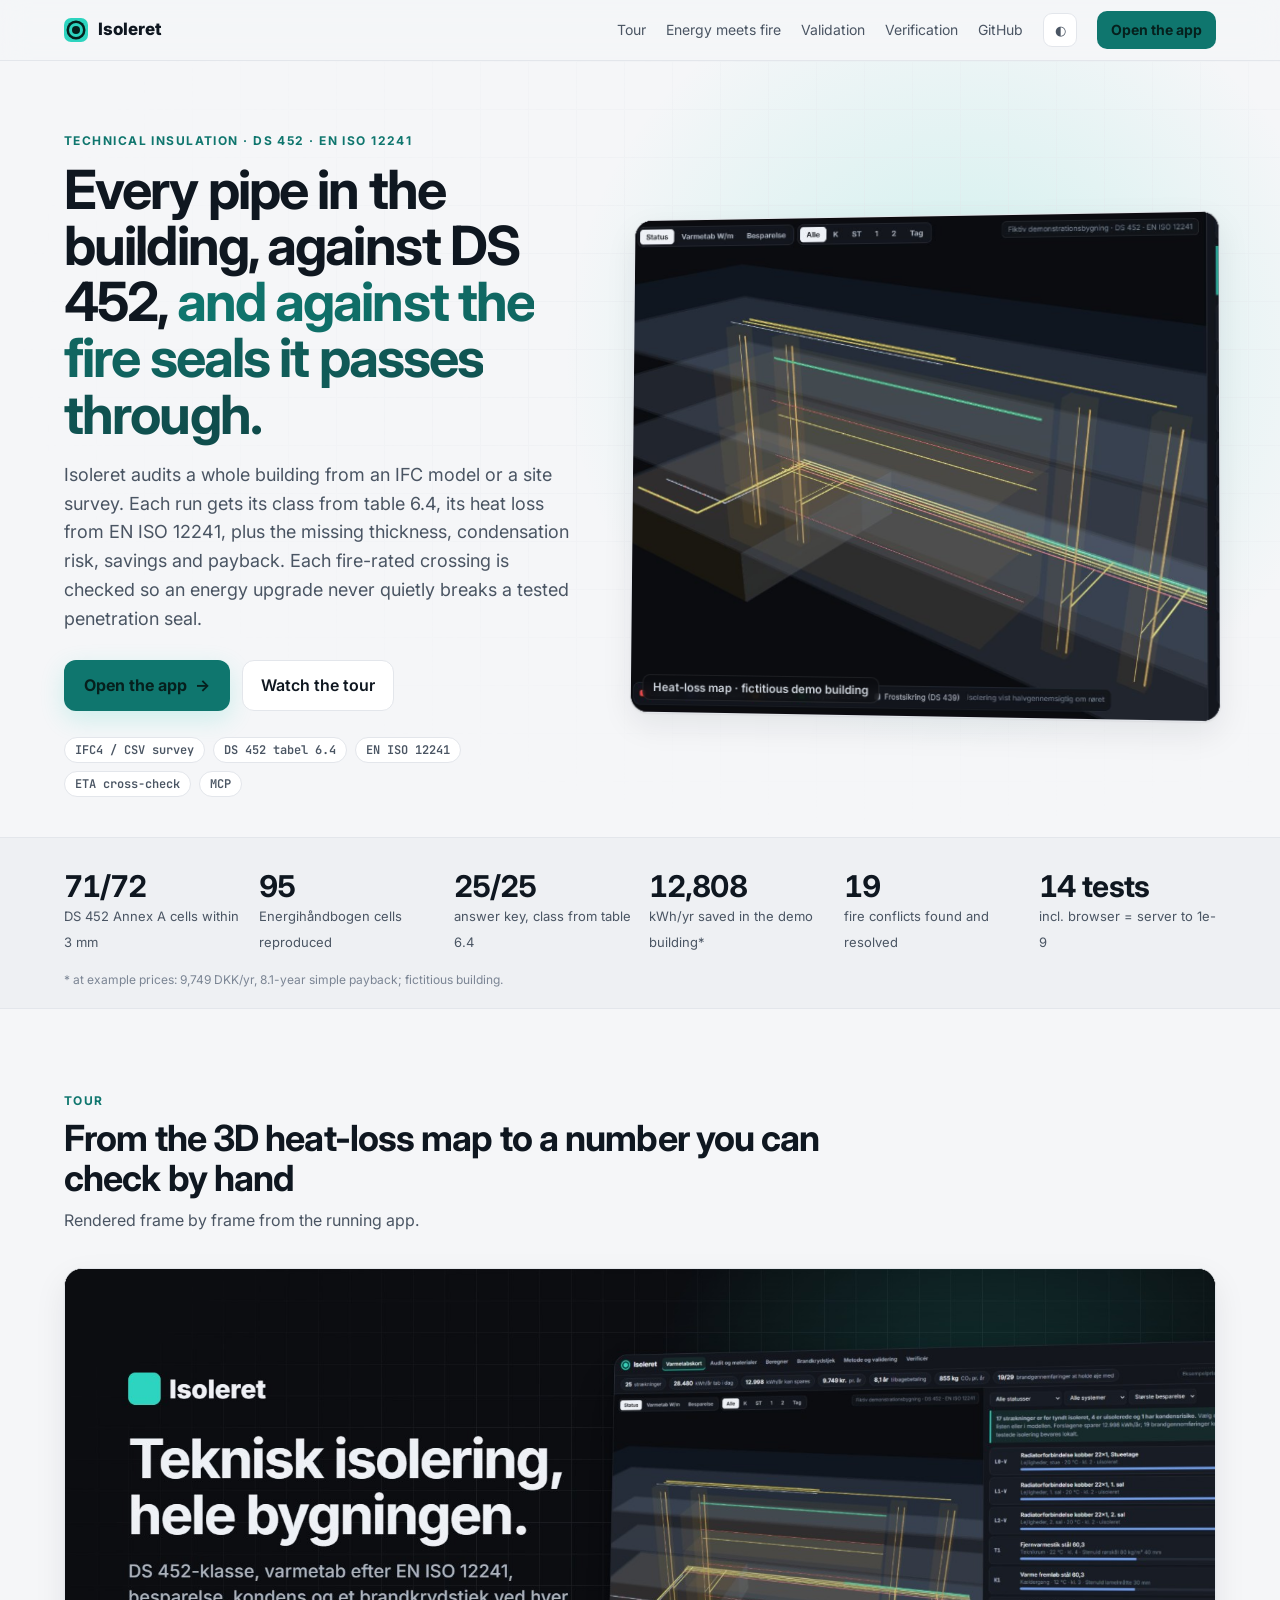
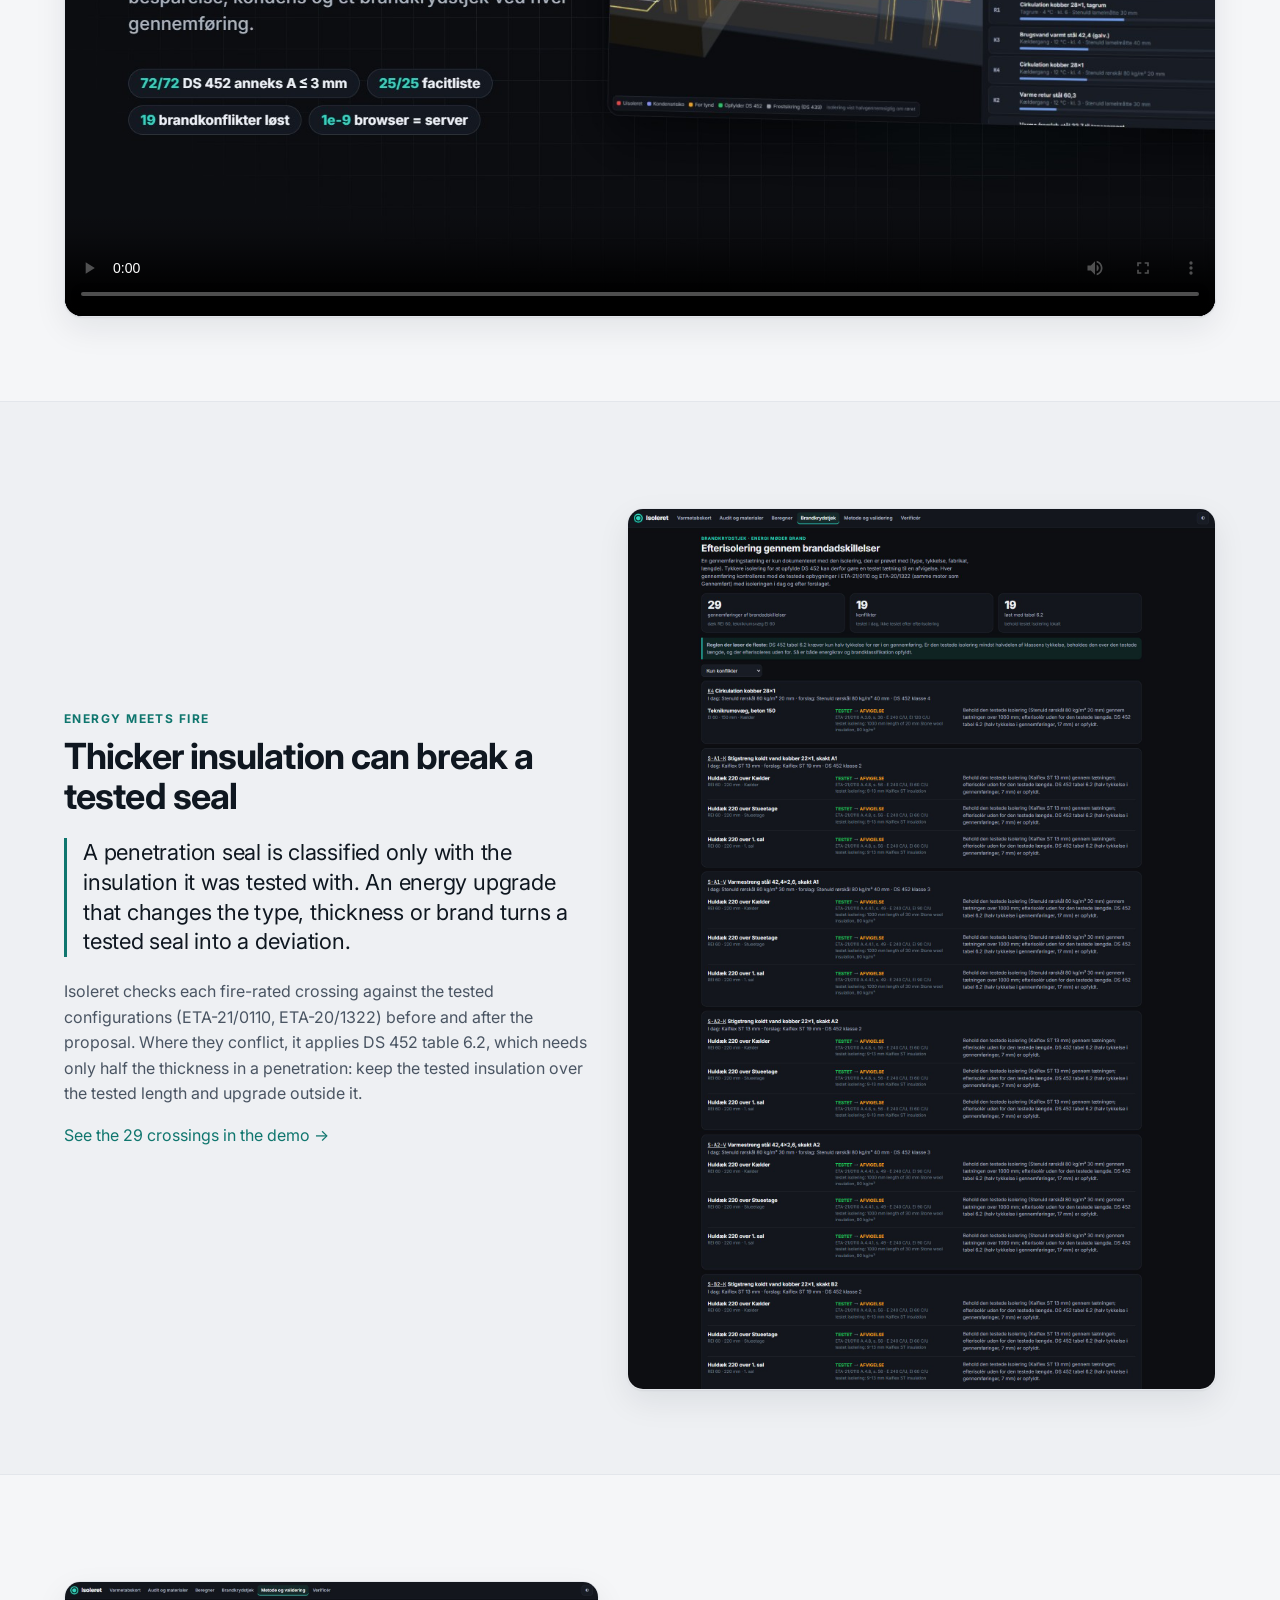
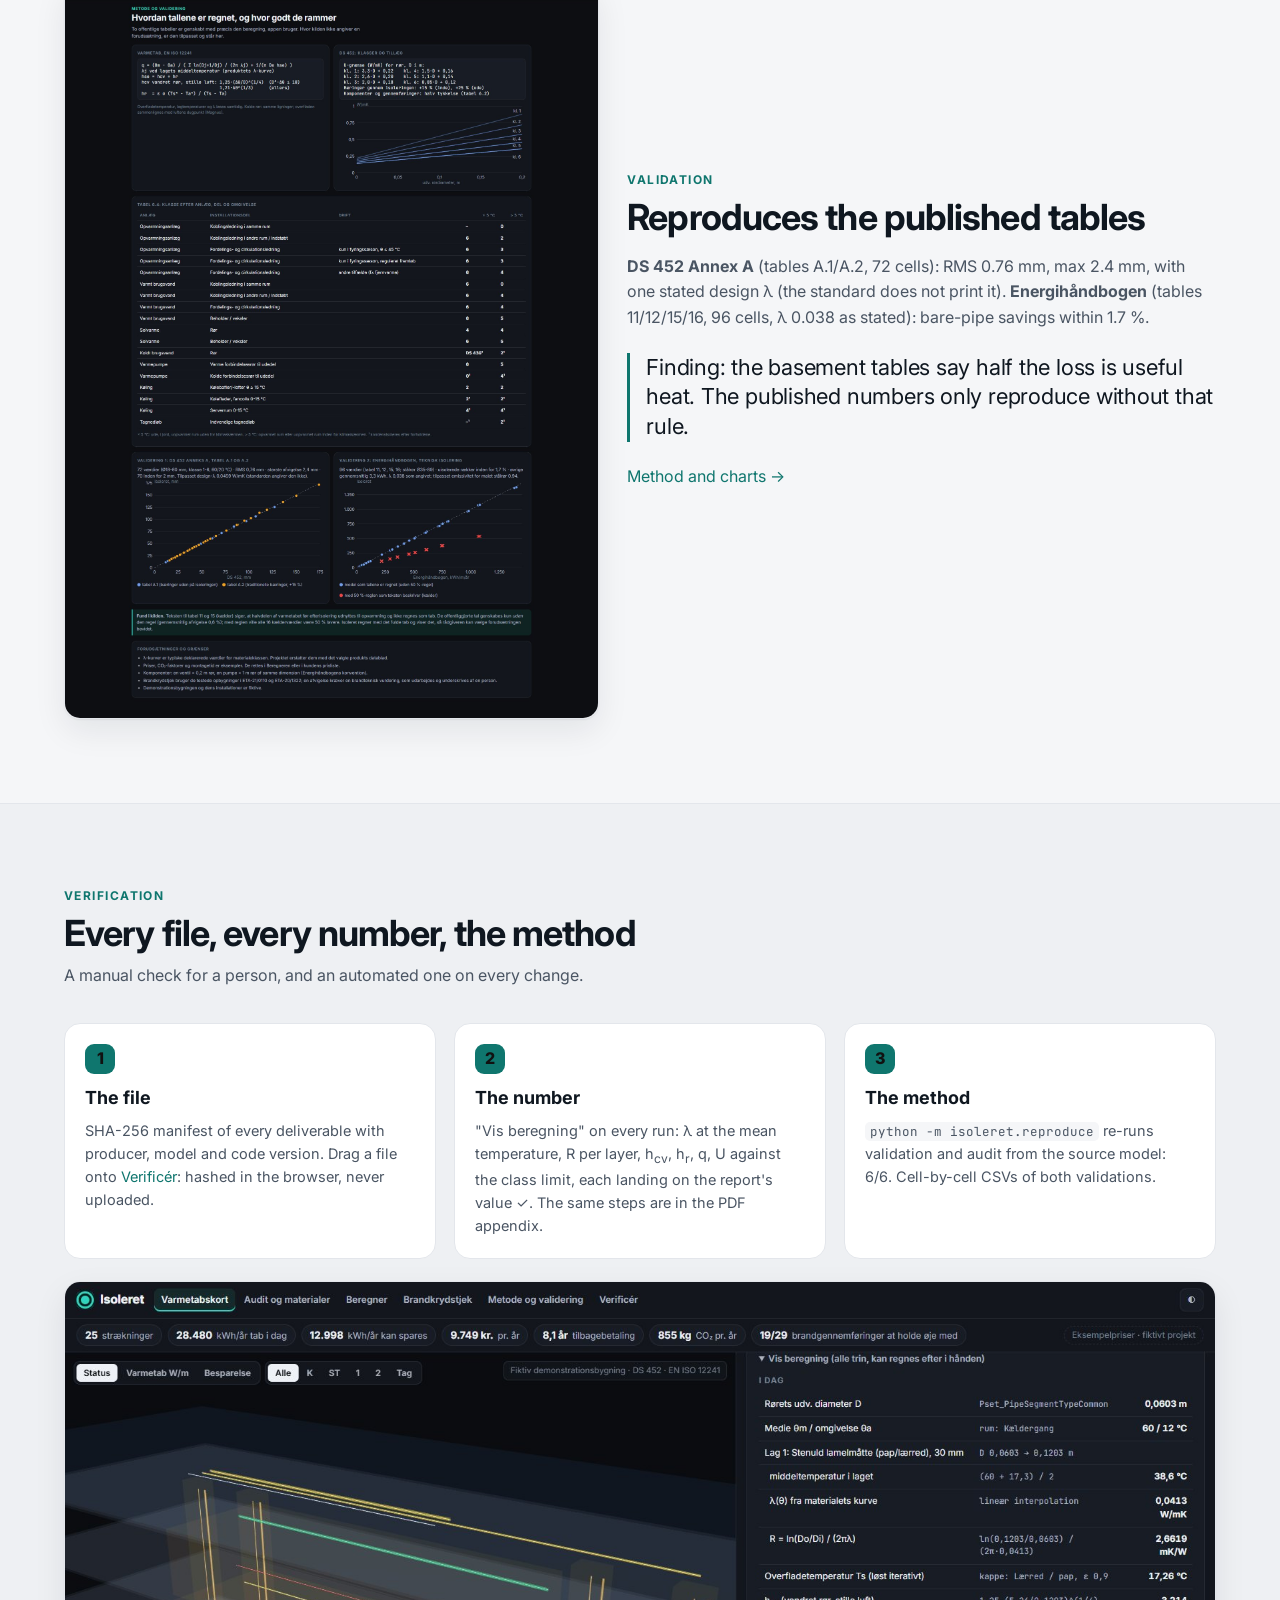
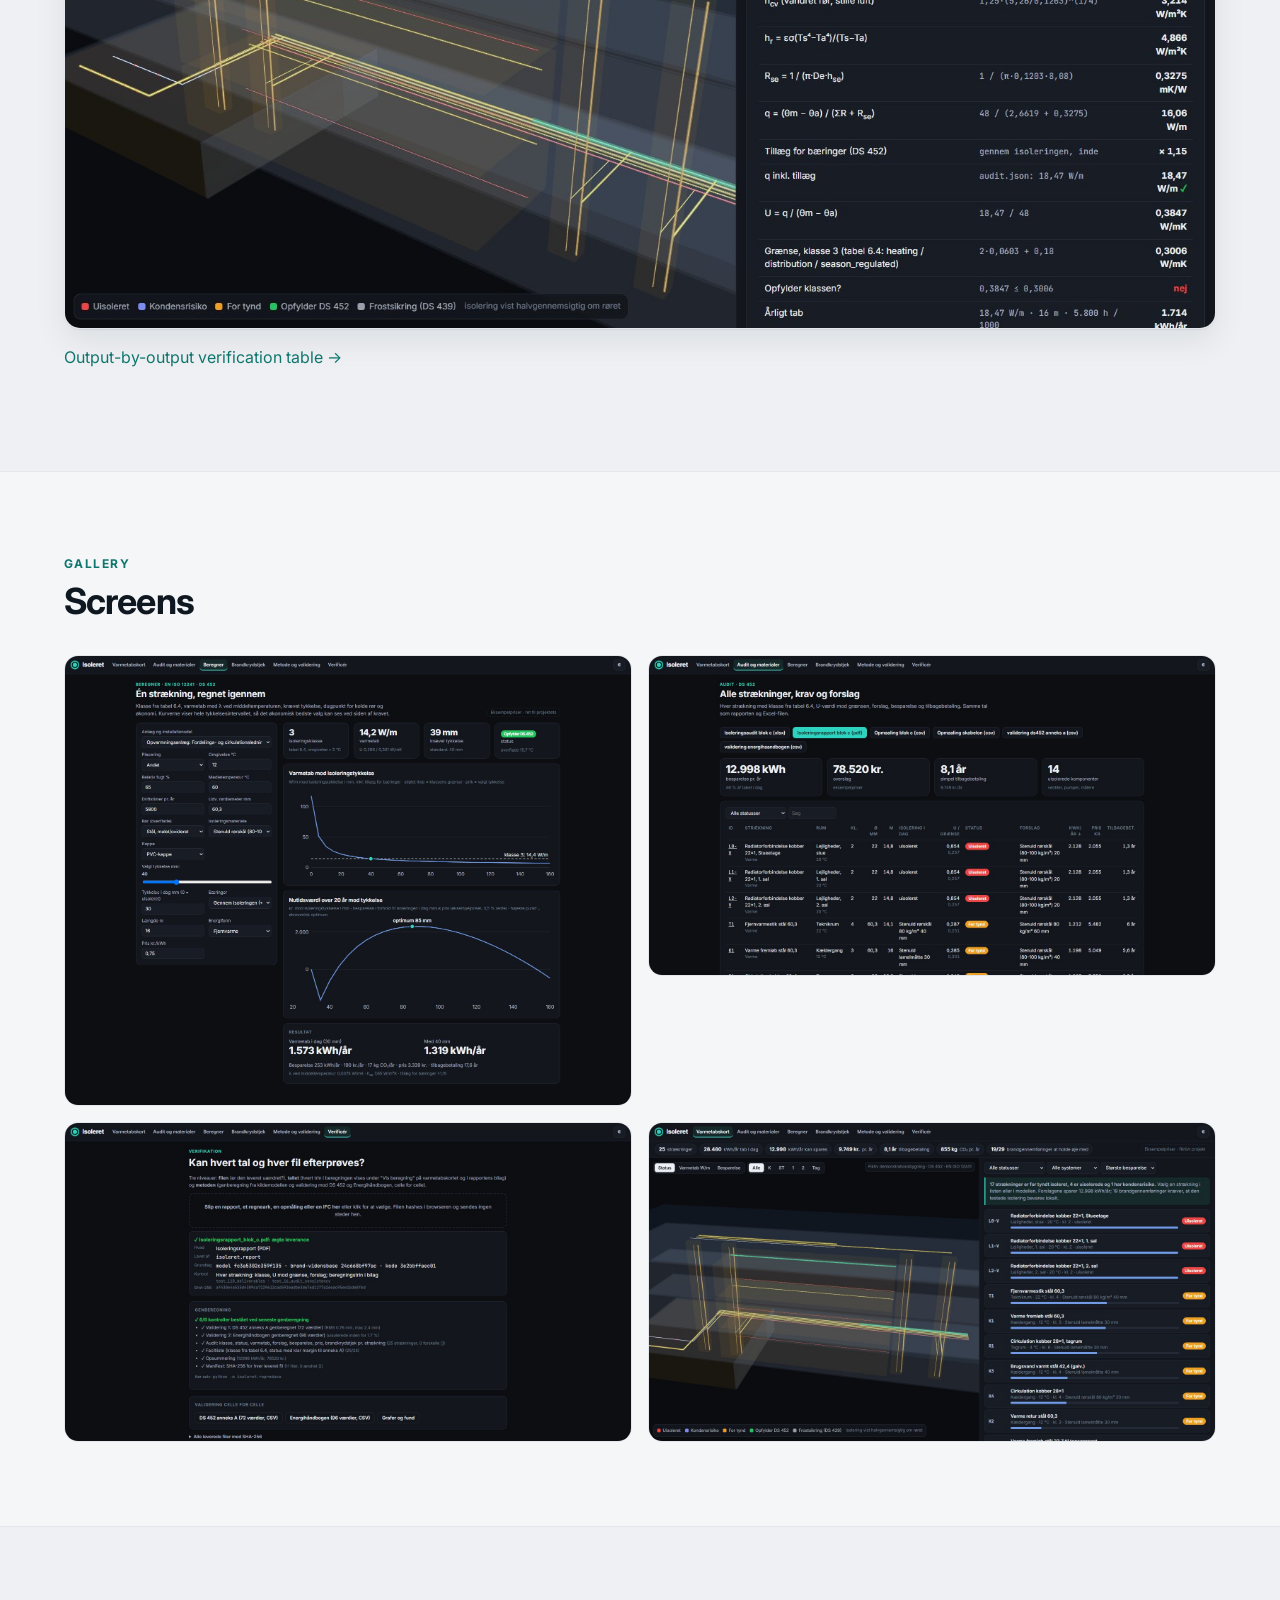
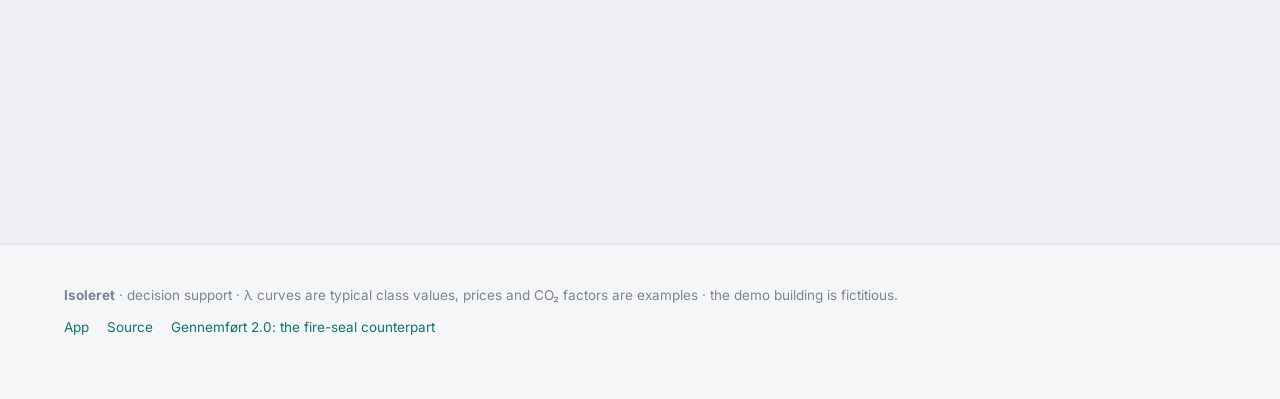
<file: docs/index.html>
<!doctype html>
<html lang="en">
<head>
<meta charset="utf-8">
<meta name="viewport" content="width=device-width, initial-scale=1">
<title>Isoleret</title>
<meta name="description" content="Technical-insulation audit for a whole building: DS 452 class from table 6.4, EN ISO 12241 heat loss, missing thickness, condensation, savings and payback, and a fire cross-check at every penetration.">
<meta property="og:title" content="Isoleret: technical insulation against DS 452, with a fire cross-check">
<meta property="og:description" content="Whole-building audit from IFC or a survey · validated against DS 452 Annex A and Energistyrelsen's tables · every number traceable">
<meta property="og:image" content="https://abdullah13793-commits.github.io/isoleret/media/og.jpg">
<meta name="twitter:card" content="summary_large_image">
<link rel="icon" href="data:image/svg+xml,%3Csvg xmlns='http://www.w3.org/2000/svg' viewBox='0 0 32 32'%3E%3Crect x='4' y='4' width='24' height='24' rx='5' fill='%232dd4bf'/%3E%3Ccircle cx='16' cy='16' r='7' fill='none' stroke='%2306201d' stroke-width='3'/%3E%3Ccircle cx='16' cy='16' r='2.5' fill='%2306201d'/%3E%3C/svg%3E">
<link rel="preconnect" href="https://fonts.googleapis.com"><link rel="preconnect" href="https://fonts.gstatic.com" crossorigin>
<link href="https://fonts.googleapis.com/css2?family=Inter:wght@400;500;600;700;800&family=JetBrains+Mono:wght@400;500;600&display=swap" rel="stylesheet">
<link rel="stylesheet" href="media/site.css">
<style>:root{--accent:#0f766e;--accent-2:#2dd4bf;--glow:rgba(45,212,191,.2)}
.find{display:grid;grid-template-columns:minmax(0,1fr) minmax(0,1.1fr);gap:28px;align-items:center}
.find .q{font-size:22px;line-height:1.35;letter-spacing:-.01em;border-left:3px solid var(--acc);padding-left:16px}
@media (max-width:980px){.find{grid-template-columns:1fr}}</style>
</head>
<body data-accent="teal">
<nav class="top"><div class="wrap">
  <a class="brand" href="#"><i class="logo teal"></i>Isoleret</a>
  <div class="links"><a href="#tour">Tour</a><a href="#why">Energy meets fire</a><a href="#validation">Validation</a><a href="#verify">Verification</a><a href="https://github.com/abdullah13793-commits/isoleret">GitHub</a></div>
  <button class="theme" id="theme" aria-label="Toggle light/dark">◐</button>
  <a class="cta sm" href="app/">Open the app</a>
</div></nav>

<header class="hero"><div class="wrap hero-grid">
  <div class="reveal">
    <div class="eyebrow">Technical insulation · DS 452 · EN ISO 12241</div>
    <h1>Every pipe in the building, against DS 452, <span class="hl">and against the fire seals it passes through.</span></h1>
    <p class="lead">Isoleret audits a whole building from an IFC model or a site survey. Each run gets its class from table 6.4, its heat
      loss from EN ISO 12241, plus the missing thickness, condensation risk, savings and payback. Each fire-rated crossing is checked so an energy
      upgrade never quietly breaks a tested penetration seal.</p>
    <div class="ctas"><a class="cta" href="app/">Open the app <span>→</span></a><a class="ghost" href="#tour">Watch the tour</a></div>
    <div class="badges"><span>IFC4 / CSV survey</span><span>DS 452 tabel 6.4</span><span>EN ISO 12241</span><span>ETA cross-check</span><span>MCP</span></div>
  </div>
  <div class="hero-media reveal d2"><div class="frame"><video src="media/loop.mp4" poster="media/loop_poster.jpg" autoplay muted loop playsinline preload="auto"></video>
    <div class="frame-tag">Heat-loss map · fictitious demo building</div></div></div>
</div></header>

<section class="stats"><div class="wrap grid6">
  <div class="stat reveal"><b data-count="72" data-suffix="/72">0</b><span>DS 452 Annex A cells within 3 mm</span></div>
  <div class="stat reveal d1"><b data-count="96">0</b><span>Energihåndbogen cells reproduced</span></div>
  <div class="stat reveal d2"><b data-count="25" data-suffix="/25">0</b><span>answer key, class from table 6.4</span></div>
  <div class="stat reveal d3"><b data-count="12998">0</b><span>kWh/yr saved in the demo building*</span></div>
  <div class="stat reveal d4"><b data-count="19">0</b><span>fire conflicts found and resolved</span></div>
  <div class="stat reveal d5"><b data-count="14" data-suffix=" tests">0</b><span>incl. browser = server to 1e-9</span></div>
</div><p class="wrap fine">* at example prices: 9,749 DKK/yr, 8.1-year simple payback; fictitious building.</p></section>

<section id="tour" class="sec"><div class="wrap">
  <div class="sh reveal"><div class="eyebrow">Tour</div><h2>From the 3D heat-loss map to a number you can check by hand</h2><p>Rendered frame by frame from the running app.</p></div>
  <div class="video reveal"><video src="media/tour.mp4" poster="media/cover.jpg" controls playsinline preload="metadata"></video></div>
</div></section>

<section id="why" class="sec alt"><div class="wrap find">
  <div class="reveal"><div class="eyebrow">Energy meets fire</div><h2>Thicker insulation can break a tested seal</h2>
    <p class="q">A penetration seal is classified only with the insulation it was tested with. An energy upgrade that changes the type, thickness or brand turns a tested seal into a deviation.</p>
    <p style="color:var(--ink2)">Isoleret checks each fire-rated crossing against the tested configurations (ETA-21/0110, ETA-20/1322) before and after the proposal. Where they conflict, it applies DS 452 table 6.2, which needs only half the thickness in a penetration: keep the tested insulation over the tested length and upgrade outside it.</p>
    <p><a href="app/brand.html">See the 29 crossings in the demo →</a></p></div>
  <div class="shot reveal d1"><img loading="lazy" src="media/shot_fire.jpg" alt="Fire cross-check"></div>
</div></section>

<section id="validation" class="sec"><div class="wrap find">
  <div class="shot reveal"><img loading="lazy" src="media/shot_method.jpg" alt="Validation charts"></div>
  <div class="reveal d1"><div class="eyebrow">Validation</div><h2>Reproduces the published tables</h2>
    <p style="color:var(--ink2)"><b>DS 452 Annex A</b> (tables A.1/A.2, 72 cells): RMS 0.76 mm, max 2.4 mm, with one stated design λ (the standard does not print it).
      <b>Energihåndbogen</b> (tables 11/12/15/16, 96 cells, λ 0.038 as stated): bare-pipe savings within 1.7 %.</p>
    <p class="q">Finding: the basement tables say half the loss is useful heat. The published numbers only reproduce without that rule.</p>
    <p><a href="app/metode.html">Method and charts →</a></p></div>
</div></section>

<section id="verify" class="sec alt"><div class="wrap">
  <div class="sh reveal"><div class="eyebrow">Verification</div><h2>Every file, every number, the method</h2><p>A manual check for a person, and an automated one on every change.</p></div>
  <div class="three">
    <div class="pillar reveal"><span class="n">1</span><b>The file</b><p>SHA-256 manifest of every deliverable with producer, model and code version. Drag a file onto <a href="app/verify.html">Verificér</a>: hashed in the browser, never uploaded.</p></div>
    <div class="pillar reveal d1"><span class="n">2</span><b>The number</b><p>"Vis beregning" on every run: λ at the mean temperature, R per layer, h<sub>cv</sub>, h<sub>r</sub>, q, U against the class limit, each landing on the report's value ✓. The same steps are in the PDF appendix.</p></div>
    <div class="pillar reveal d2"><span class="n">3</span><b>The method</b><p><code>python -m isoleret.reproduce</code> re-runs validation and audit from the source model: 6/6. Cell-by-cell CSVs of both validations.</p></div>
  </div>
  <div class="shot reveal"><img loading="lazy" src="media/shot_trace.jpg" alt="Calculation trace"></div>
  <p class="more reveal"><a href="https://github.com/abdullah13793-commits/isoleret/blob/main/docs/VERIFY.md">Output-by-output verification table →</a></p>
</div></section>

<section class="sec"><div class="wrap">
  <div class="sh reveal"><div class="eyebrow">Gallery</div><h2>Screens</h2></div>
  <div class="gallery">
    <img class="reveal" loading="lazy" src="media/shot_calc.jpg" alt="Calculator">
    <img class="reveal d1" loading="lazy" src="media/shot_audit.jpg" alt="Audit">
    <img class="reveal" loading="lazy" src="media/shot_verify.jpg" alt="Verify">
    <img class="reveal d1" loading="lazy" src="media/hero.jpg" alt="Heat-loss map">
  </div>
</div></section>

<section class="sec alt"><div class="wrap split2">
  <div class="reveal"><div class="eyebrow">MCP</div><h2>Ask it from an assistant</h2>
    <p>check_pipe, ds452_class, audit_overview, list_runs, get_run, fire_crosscheck, materials, run_audit. Same engine, same numbers.</p></div>
  <div class="code reveal d1"><button class="copy" data-copy="cfg">Copy</button><pre id="cfg">{"mcpServers": {"isoleret": {
  "command": "python",
  "args": ["&lt;repo&gt;/src/mcp_server.py"]}}}</pre></div>
</div></section>

<footer><div class="wrap">
  <div><b>Isoleret</b> · decision support · λ curves are typical class values, prices and CO₂ factors are examples · the demo building is fictitious.</div>
  <div class="fl"><a href="app/">App</a><a href="https://github.com/abdullah13793-commits/isoleret">Source</a><a href="https://abdullah13793-commits.github.io/gennemfoert/">Gennemført 2.0: the fire-seal counterpart</a></div>
</div></footer>
<div class="lightbox" id="lb"><img alt=""></div>
<script src="media/site.js"></script>
</body>
</html>
</file>
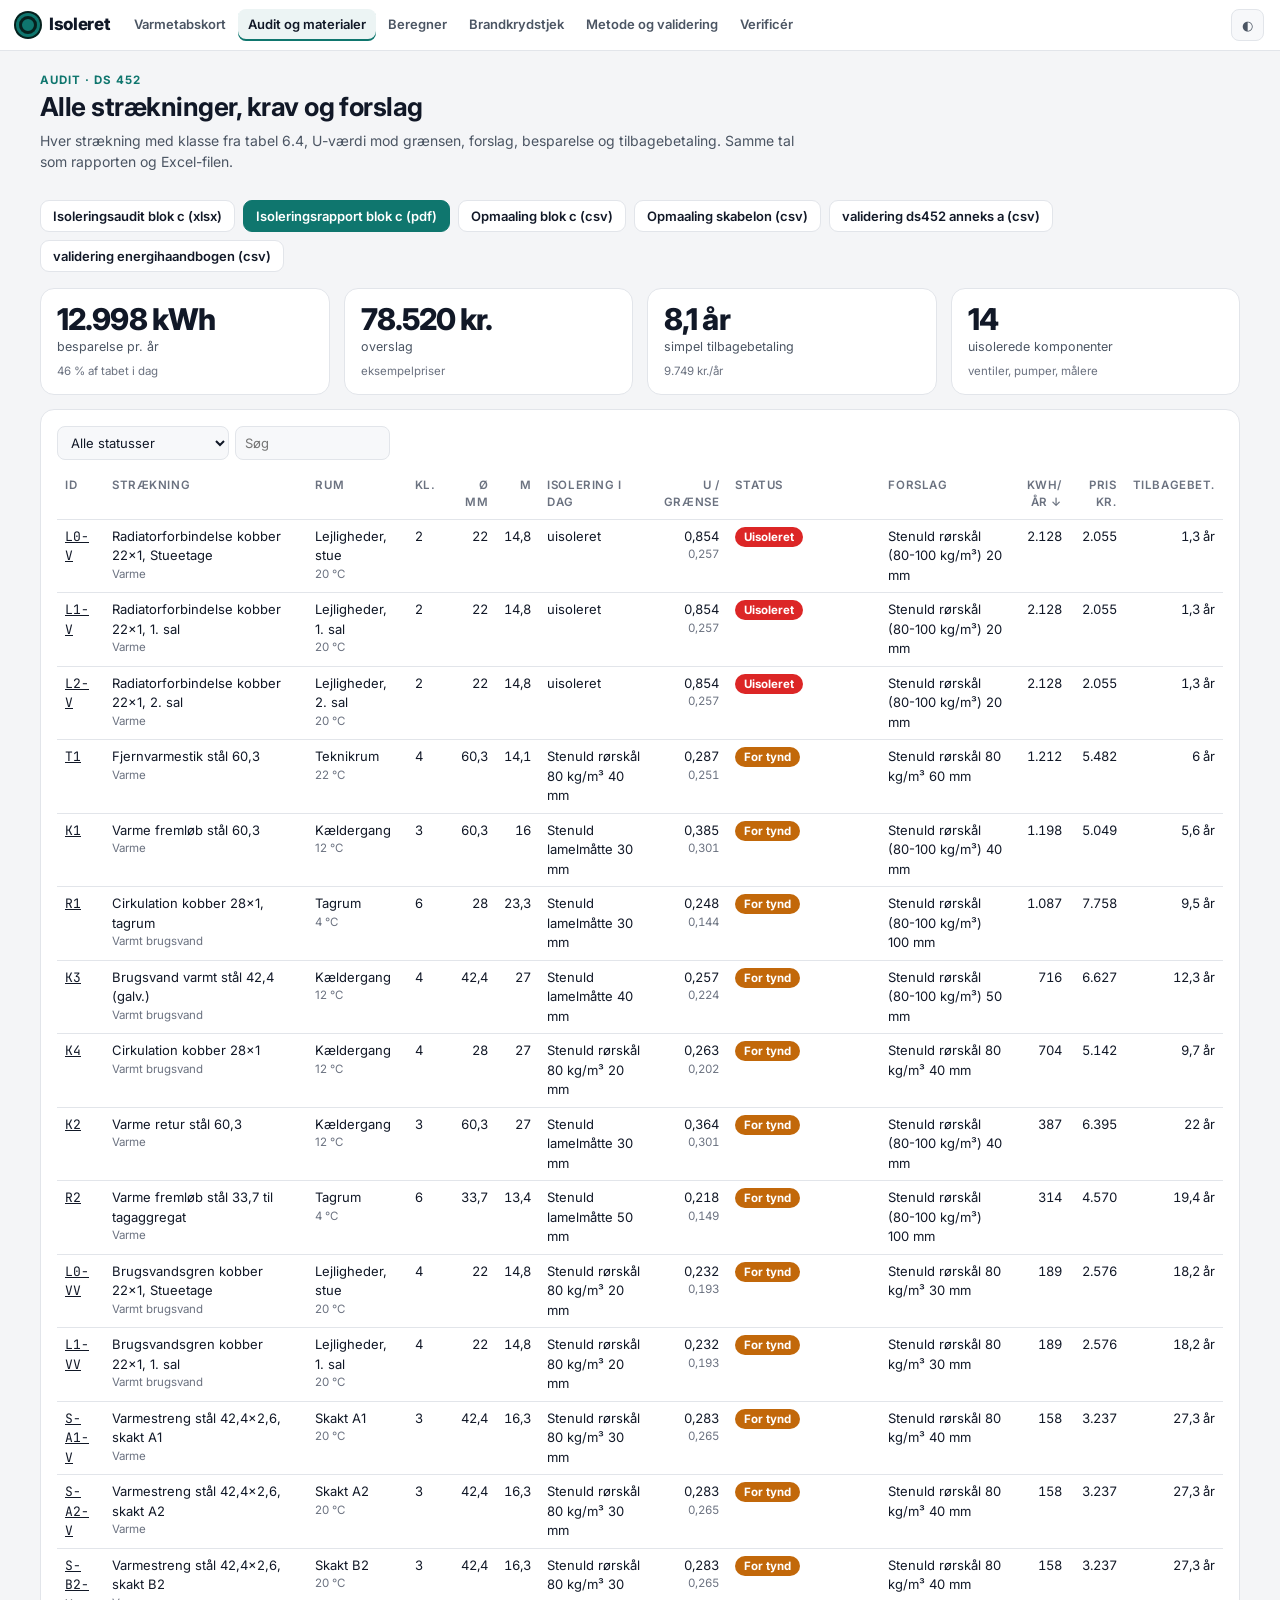
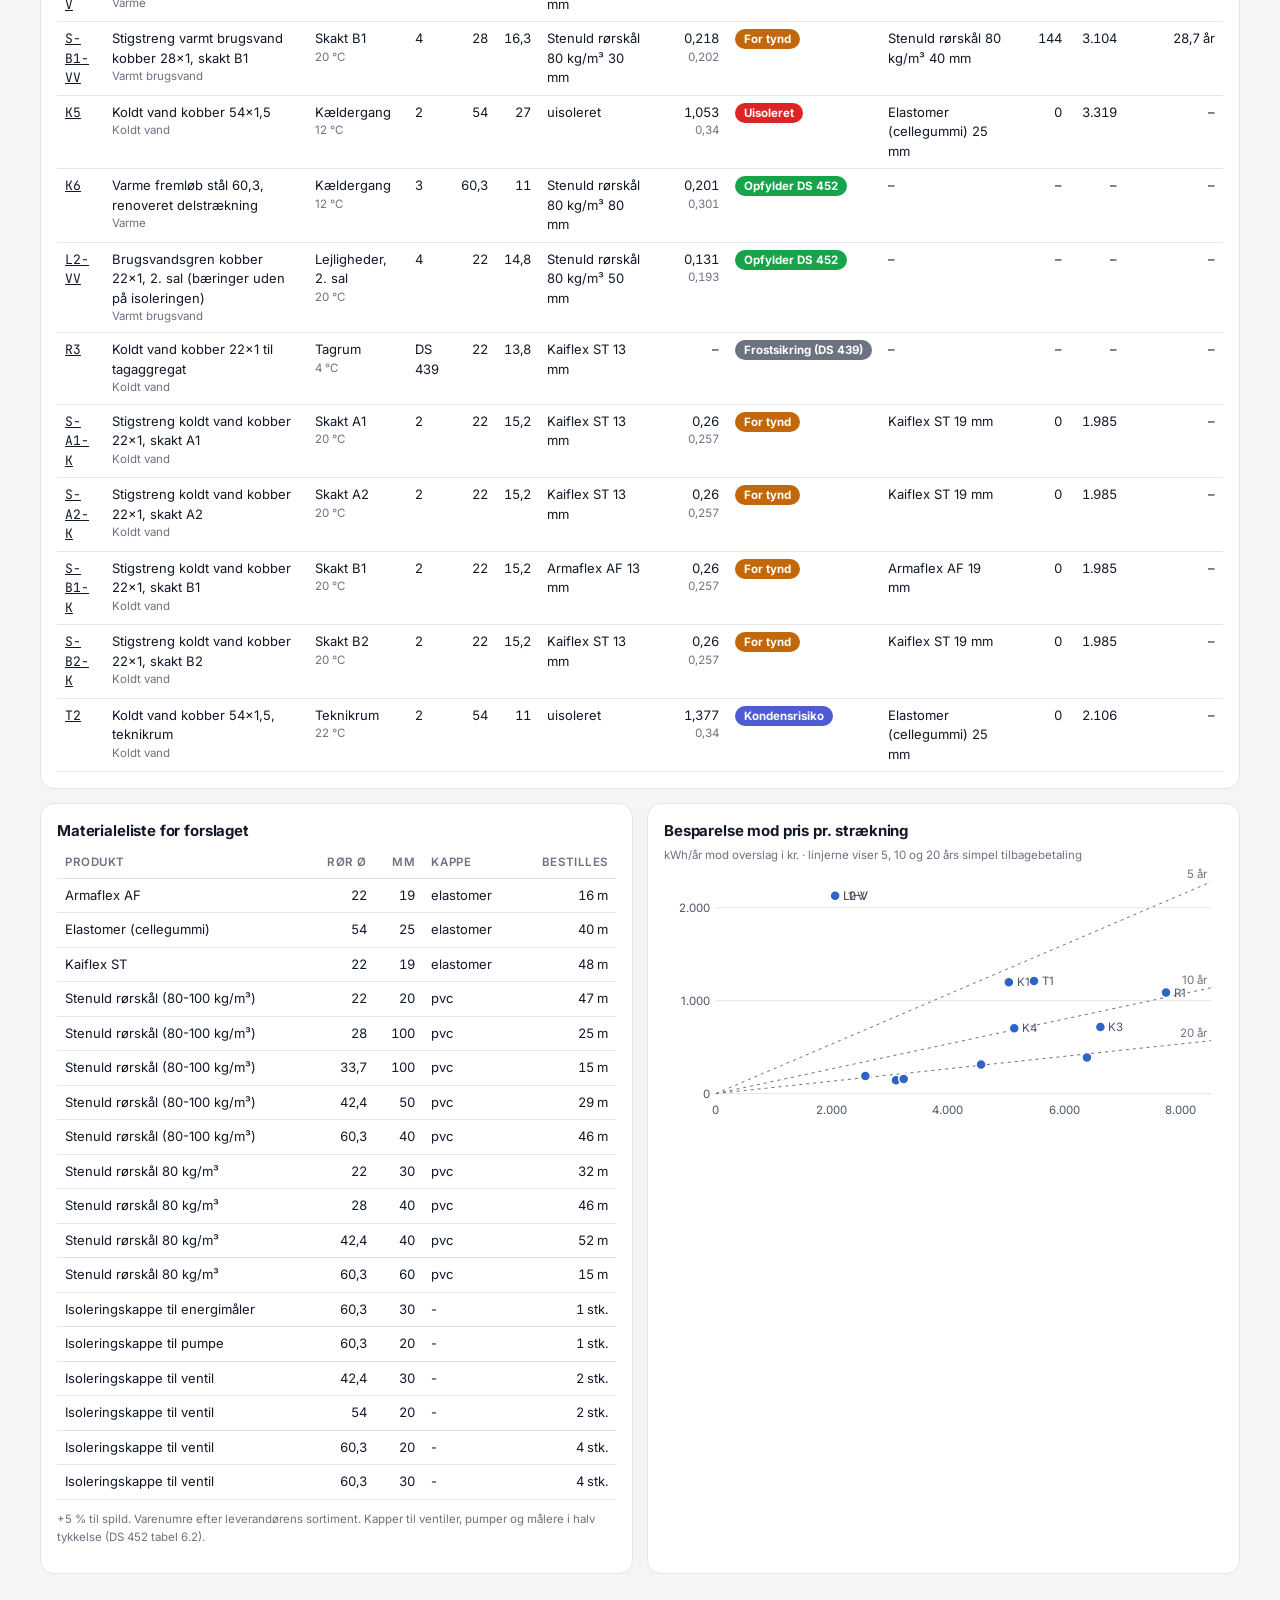
<file: docs/app/audit.html>
<!doctype html>
<html lang="da">
<head>
<meta charset="utf-8">
<meta name="viewport" content="width=device-width, initial-scale=1">
<title>Audit og materialer</title>
<link rel="icon" href="data:image/svg+xml,%3Csvg xmlns='http://www.w3.org/2000/svg' viewBox='0 0 32 32'%3E%3Crect x='4' y='4' width='24' height='24' rx='5' fill='%232dd4bf'/%3E%3Ccircle cx='16' cy='16' r='7' fill='none' stroke='%2306201d' stroke-width='3'/%3E%3Ccircle cx='16' cy='16' r='2.5' fill='%2306201d'/%3E%3C/svg%3E">
<link rel="preconnect" href="https://fonts.googleapis.com"><link rel="preconnect" href="https://fonts.gstatic.com" crossorigin>
<link href="https://fonts.googleapis.com/css2?family=Inter:wght@400;500;600;700;800&family=JetBrains+Mono:wght@400;500&display=swap" rel="stylesheet">
<link rel="stylesheet" href="assets/app.css">
<style>
table.t th[data-k]{cursor:pointer}
table.t th[data-k]:hover{color:var(--ink)}
tr.r:hover td{background:var(--panel2)}
</style>
</head>
<body>
<main class="wrap">
  <div class="pagehead"><div><div class="eyebrow">Audit · DS 452</div><h1>Alle strækninger, krav og forslag</h1>
    <p>Hver strækning med klasse fra tabel 6.4, U-værdi mod grænsen, forslag, besparelse og tilbagebetaling. Samme tal som rapporten og Excel-filen.</p></div>
    <div class="act" id="dl"></div></div>
  <div class="grid g4" id="kpis" style="margin-bottom:14px"></div>
  <div class="card"><div class="filters"><select id="fStatus"><option value="">Alle statusser</option></select><input id="fText" placeholder="Søg" size="12"></div>
    <div class="tablewrap"><table class="t" id="tbl"></table></div></div>
  <div class="grid g2" style="margin-top:14px">
    <div class="card"><h2 style="font-size:15px">Materialeliste for forslaget</h2><div class="tablewrap"><table class="t" id="bom"></table></div>
      <p class="note">+5 % til spild. Varenumre efter leverandørens sortiment. Kapper til ventiler, pumper og målere i halv tykkelse (DS 452 tabel 6.2).</p></div>
    <div class="card"><h2 style="font-size:15px">Besparelse mod pris pr. strækning</h2><div class="note">kWh/år mod overslag i kr. · linjerne viser 5, 10 og 20 års simpel tilbagebetaling</div><div id="sc"></div></div>
  </div>
</main>
<script src="engine.js"></script>
<script src="assets/common.js"></script>
<script>
(async () => {
const { $, $$, esc, num, badge, STATUS, ORDER, SYS, insText, tip } = IF;
const [A, DL] = await IF.load('audit', 'downloads');
const S = A.summary;
$('#dl').innerHTML = DL.filter(f => !f.endsWith('.ifc')).map(f => `<a class="btn ${f.endsWith('.pdf') ? 'pri' : ''}" href="downloads/${f}" ${f.endsWith('.pdf') ? 'target="_blank"' : ''}>${esc(f.replace(/_/g, ' ').replace(/\.(\w+)$/, ' ($1)'))}</a>`).join('');
$('#kpis').innerHTML = [[`${num(S.kwh_saved)} kWh`, 'besparelse pr. år', `${num(Math.round(100 * S.kwh_saved / S.kwh_now))} % af tabet i dag`], [`${num(S.cost_dkk)} kr.`, 'overslag', 'eksempelpriser'],
  [`${String(S.payback_years).replace('.', ',')} år`, 'simpel tilbagebetaling', `${num(S.dkk_per_year)} kr./år`], [`${S.components_uninsulated}`, 'uisolerede komponenter', 'ventiler, pumper, målere']]
  .map(([v, l, s]) => `<div class="kpi"><div class="v">${v}</div><div class="l">${l}</div><div class="s">${s}</div></div>`).join('');
const COLS = [['id', 'ID'], ['name', 'Strækning'], ['space', 'Rum'], ['class', 'Kl.'], ['od_mm', 'Ø mm', 1], ['length', 'm', 1], ['ins', 'Isolering i dag'], ['U', 'U / grænse', 1],
  ['status', 'Status'], ['prop', 'Forslag'], ['kwh', 'kWh/år', 1], ['cost', 'Pris kr.', 1], ['pb', 'Tilbagebet.', 1]];
let sort = ['kwh', -1], filt = {status: '', text: ''};
const val = (r, k) => ({ins: r.insulation ? r.insulation.thickness : 0, U: r.U_now, prop: r.proposal ? r.proposal.thickness_mm : 0, kwh: r.proposal ? r.proposal.kwh : 0,
  cost: r.proposal ? r.proposal.cost_dkk : 0, pb: r.proposal && r.proposal.payback_years ? r.proposal.payback_years : 999}[k] ?? r[k]);
$('#fStatus').innerHTML += ORDER.map(s => `<option value="${s}">${STATUS[s][0]}</option>`).join('');
$('#fStatus').onchange = e => { filt.status = e.target.value; table(); }; $('#fText').oninput = e => { filt.text = e.target.value.toLowerCase(); table(); };
function table() {
  const rows = A.runs.filter(r => (!filt.status || r.status === filt.status) && (!filt.text || (r.id + r.name + r.space).toLowerCase().includes(filt.text)))
    .sort((a, b) => { const x = val(a, sort[0]), y = val(b, sort[0]); return (typeof x === 'string' ? String(x).localeCompare(String(y)) : x - y) * sort[1]; });
  $('#tbl').innerHTML = `<tr>${COLS.map(([k, l, n]) => `<th data-k="${k}" class="${n ? 'num' : ''}">${l}${sort[0] === k ? (sort[1] > 0 ? ' ↑' : ' ↓') : ''}</th>`).join('')}</tr>` + rows.map(r => { const p = r.proposal;
    return `<tr class="r"><td class="mono"><a href="index.html#${r.id}">${r.id}</a></td><td>${esc(r.name)}<div class="note">${esc(SYS[r.system] || r.system)}</div></td><td>${esc(r.space)}<div class="note">${num(r.ambient)} °C</div></td>
    <td>${esc(r.class)}</td><td class="num">${num(r.od_mm, 1)}</td><td class="num">${num(r.length, 1)}</td><td>${esc(insText(r.insulation))}</td>
    <td class="num">${r.U_limit ? `${num(r.U_now, 3)}<div class="note">${num(r.U_limit, 3)}</div>` : '–'}</td><td>${badge(r.status)}</td>
    <td>${p ? `${esc(p.product)} ${p.thickness_mm} mm` : '–'}</td><td class="num">${p ? num(p.kwh) : '–'}</td><td class="num">${p ? num(p.cost_dkk) : '–'}</td>
    <td class="num">${p && p.payback_years ? num(p.payback_years, 1) + ' år' : '–'}</td></tr>`; }).join('');
  $$('#tbl th[data-k]').forEach(th => th.onclick = () => { sort = [th.dataset.k, sort[0] === th.dataset.k ? -sort[1] : (th.classList.contains('num') ? -1 : 1)]; table(); });
}
table();
$('#bom').innerHTML = '<tr><th>Produkt</th><th class="num">Rør Ø</th><th class="num">mm</th><th>Kappe</th><th class="num">Bestilles</th></tr>' + A.bom.map(b =>
  `<tr><td>${esc(b.product)}</td><td class="num">${num(b.pipe_od_mm, 1)}</td><td class="num">${b.thickness_mm}</td><td>${esc(b.cladding)}</td><td class="num">${b.order_m ? num(b.order_m) + ' m' : b.pieces + ' stk.'}</td></tr>`).join('');
// scatter: savings vs cost
const pts = A.runs.filter(r => r.proposal && r.proposal.kwh > 0).map(r => ({id: r.id, x: r.proposal.cost_dkk, y: r.proposal.kwh, dkk: r.proposal.dkk_per_year, pb: r.proposal.payback_years}));
const W = 560, H = 260, L = 52, B = 30, T = 12, R = 12, xm = Math.max(...pts.map(p => p.x)) * 1.1, ym = Math.max(...pts.map(p => p.y)) * 1.1;
const X = v => L + (W - L - R) * v / xm, Y = v => T + (H - T - B) * (1 - v / ym);
const price = A.runs.find(r => r.proposal && r.proposal.kwh) ? A.runs.find(r => r.proposal && r.proposal.kwh).proposal.dkk_per_year / A.runs.find(r => r.proposal && r.proposal.kwh).proposal.kwh : 0.75;
let s = `<svg class="chart" viewBox="0 0 ${W} ${H}">`;
[0, 1000, 2000, 3000].filter(v => v <= ym).forEach(v => s += `<line class="ax" x1="${L}" x2="${W - R}" y1="${Y(v)}" y2="${Y(v)}"/><text x="${L - 6}" y="${Y(v) + 4}" text-anchor="end">${num(v)}</text>`);
[0, 2000, 4000, 6000, 8000].filter(v => v <= xm).forEach(v => s += `<text x="${X(v)}" y="${H - 10}" text-anchor="middle">${num(v)}</text>`);
[5, 10, 20].forEach(yr => { const x2 = Math.min(xm, ym * price * yr); s += `<line x1="${X(0)}" y1="${Y(0)}" x2="${X(x2)}" y2="${Y(x2 / price / yr)}" stroke="var(--ink3)" stroke-dasharray="3 4"/><text x="${X(x2) - 4}" y="${Y(x2 / price / yr) - 4}" text-anchor="end" style="fill:var(--ink3)">${yr} år</text>`; });
pts.forEach(p => s += `<circle cx="${X(p.x)}" cy="${Y(p.y)}" r="5" fill="var(--bar)" stroke="var(--panel)" stroke-width="1.5" data-t="<b>${p.id}</b>: ${num(p.y)} kWh/år, ${num(p.x)} kr., ${p.pb ? num(p.pb, 1) + ' år' : '–'}"/><circle cx="${X(p.x)}" cy="${Y(p.y)}" r="11" fill="transparent" data-t="<b>${p.id}</b>: ${num(p.y)} kWh/år, ${num(p.x)} kr., ${p.pb ? num(p.pb, 1) + ' år' : '–'}"/>`);
pts.filter(p => p.y > ym * 0.25).forEach(p => s += `<text x="${X(p.x) + 8}" y="${Y(p.y) + 4}" style="fill:var(--ink2)">${p.id}</text>`);
$('#sc').innerHTML = s + `<text x="${W - R}" y="${H - 10}" text-anchor="end"> </text></svg>`;
$$('#sc [data-t]').forEach(c => { c.onmousemove = e => tip(c.dataset.t, e); c.onmouseleave = () => tip(null); });
})();
</script>
</body>
</html>
</file>
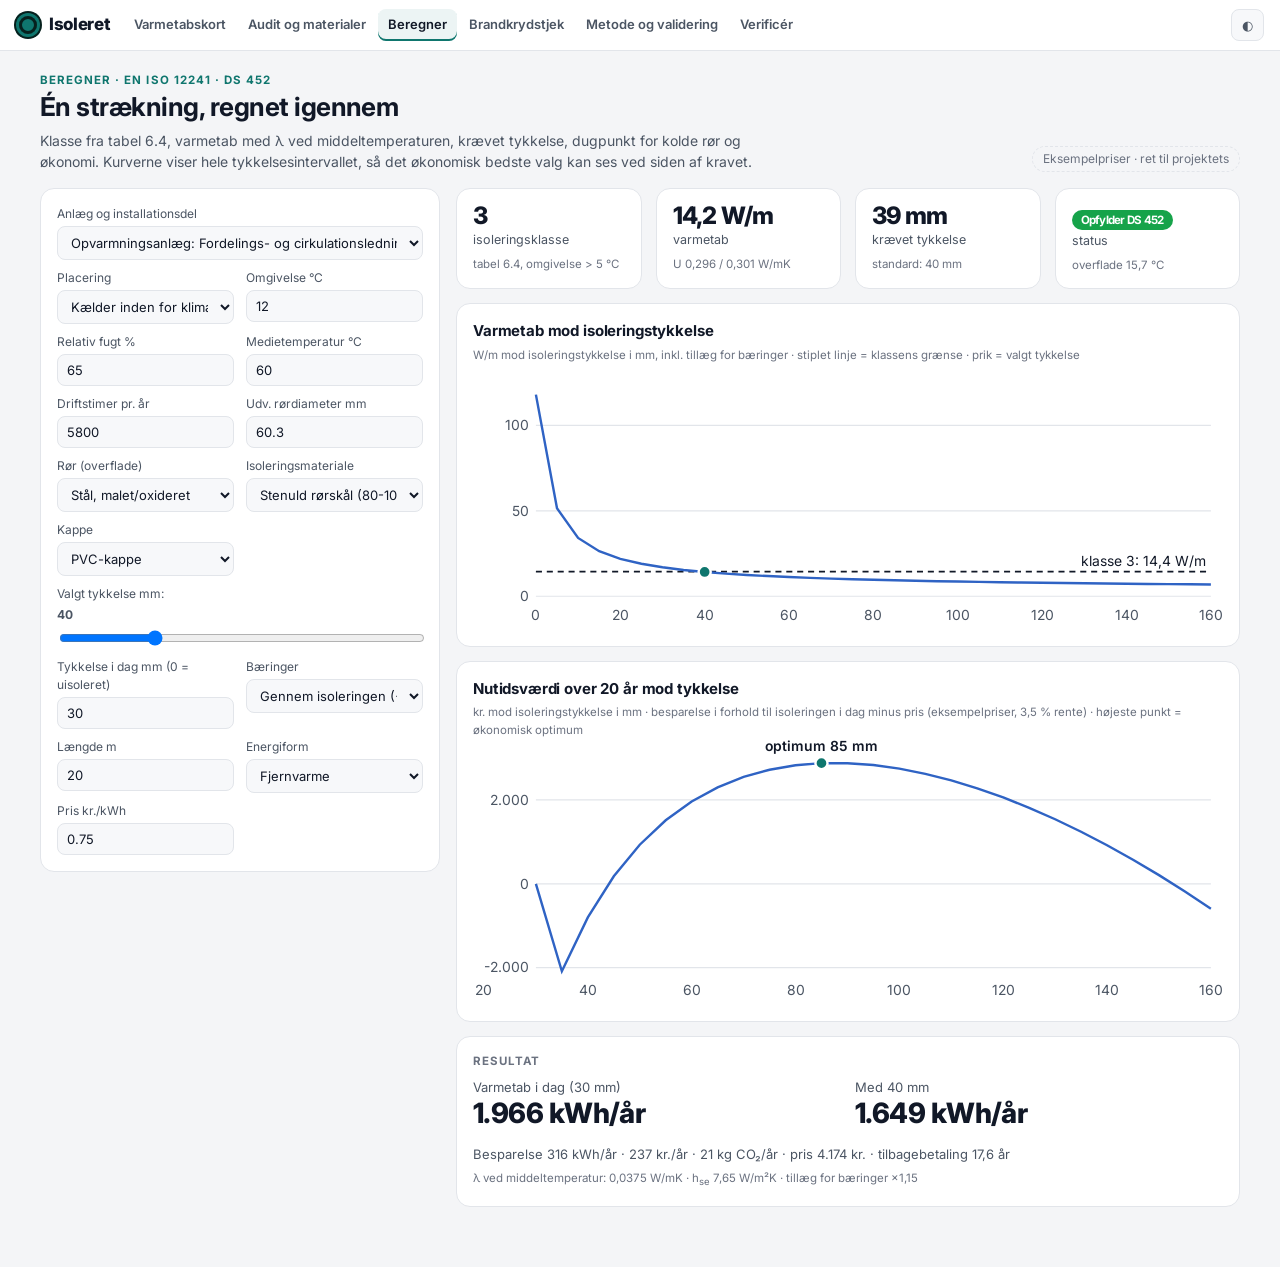
<file: docs/app/beregner.html>
<!doctype html>
<html lang="da">
<head>
<meta charset="utf-8">
<meta name="viewport" content="width=device-width, initial-scale=1">
<title>Beregner</title>
<link rel="icon" href="data:image/svg+xml,%3Csvg xmlns='http://www.w3.org/2000/svg' viewBox='0 0 32 32'%3E%3Crect x='4' y='4' width='24' height='24' rx='5' fill='%232dd4bf'/%3E%3Ccircle cx='16' cy='16' r='7' fill='none' stroke='%2306201d' stroke-width='3'/%3E%3Ccircle cx='16' cy='16' r='2.5' fill='%2306201d'/%3E%3C/svg%3E">
<link rel="preconnect" href="https://fonts.googleapis.com"><link rel="preconnect" href="https://fonts.gstatic.com" crossorigin>
<link href="https://fonts.googleapis.com/css2?family=Inter:wght@400;500;600;700;800&family=JetBrains+Mono:wght@400;500&display=swap" rel="stylesheet">
<link rel="stylesheet" href="assets/app.css">
<style>
@media (min-width:981px){.calc{grid-template-columns:minmax(320px,400px) minmax(0,1fr)}}
.big{font-size:28px;font-weight:800;letter-spacing:-.02em;line-height:1.1}
.res .kpi .v{font-size:24px}
input[type=range]{padding:0}
</style>
</head>
<body>
<main class="wrap">
  <div class="pagehead"><div><div class="eyebrow">Beregner · EN ISO 12241 · DS 452</div><h1>Én strækning, regnet igennem</h1>
    <p>Klasse fra tabel 6.4, varmetab med λ ved middeltemperaturen, krævet tykkelse, dugpunkt for kolde rør og økonomi. Kurverne viser hele tykkelsesintervallet, så det økonomisk bedste valg kan ses ved siden af kravet.</p></div>
    <span class="demo">Eksempelpriser · ret til projektets</span></div>
  <div class="split calc">
    <div class="card"><div class="form" id="form"></div></div>
    <div>
      <div class="grid g4 res" id="kpis"></div>
      <div class="card" style="margin-top:14px"><h2 style="font-size:15px">Varmetab mod isoleringstykkelse</h2><div class="note">W/m mod isoleringstykkelse i mm, inkl. tillæg for bæringer · stiplet linje = klassens grænse · prik = valgt tykkelse</div><div id="c1"></div></div>
      <div class="card" style="margin-top:14px"><h2 style="font-size:15px">Nutidsværdi over 20 år mod tykkelse</h2><div class="note">kr. mod isoleringstykkelse i mm · besparelse i forhold til isoleringen i dag minus pris (eksempelpriser, 3,5 % rente) · højeste punkt = økonomisk optimum</div><div id="c2"></div></div>
      <div class="card" style="margin-top:14px" id="detail"></div>
    </div>
  </div>
</main>
<script src="engine.js"></script>
<script src="assets/common.js"></script>
<script>
(async () => {
const { $, $$, esc, num, css, tip, badge } = IF;
const KB = await IF.ready();
const [A] = await IF.load('audit');
const E = IEngine;
const ROWS = KB.table_6_4.filter(r => typeof r.gt5 === 'number' || typeof r.le5 === 'number');
const rowKey = r => [r.system, r.part, r.operation || ''].join('|');
const rowLabel = r => `${KB.labels[r.system] || r.system}: ${KB.labels[r.part] || r.part}${r.operation ? ' (' + (KB.labels[r.operation] || r.operation) + ')' : ''}`;
const SPACES = [['20|50', 'Opvarmet rum, 20 °C'], ['22|55', 'Teknikrum, 22 °C'], ['12|65', 'Kælder inden for klimaskærm, 12 °C'], ['4|80', 'Tagrum / ude, 4 °C'], ['custom', 'Andet']];
const MATS = Object.entries(KB.materials).filter(([k]) => !k.startsWith('ref_'));
const F = [
  ['row', 'Anlæg og installationsdel', 'select', ROWS.map(r => [rowKey(r), rowLabel(r)]), 'heating|distribution|season_regulated', 'full'],
  ['space', 'Placering', 'select', SPACES, '12|65'], ['ta', 'Omgivelse °C', 'number', 12], ['rh', 'Relativ fugt %', 'number', 65],
  ['tm', 'Medietemperatur °C', 'number', 60], ['hours', 'Driftstimer pr. år', 'number', 5800],
  ['od', 'Udv. rørdiameter mm', 'number', 60.3], ['bare', 'Rør (overflade)', 'select', Object.entries(KB.bare).map(([k, v]) => [k, v[0]]), 'steel'],
  ['mat', 'Isoleringsmateriale', 'select', MATS.map(([k, v]) => [k, v.name]), 'stenuld_roerskaal'], ['clad', 'Kappe', 'select', Object.entries(KB.cladding).filter(([k]) => !k.startsWith('ref')).map(([k, v]) => [k, v[0]]), 'pvc'],
  ['t', 'Valgt tykkelse mm', 'range', 40], ['tnow', 'Tykkelse i dag mm (0 = uisoleret)', 'number', 30],
  ['sup', 'Bæringer', 'select', [['traditional', 'Gennem isoleringen (+15/25 %)'], ['insulated', 'Uden på isoleringen']], 'traditional'],
  ['len', 'Længde m', 'number', 20], ['car', 'Energiform', 'select', Object.entries(KB.carriers).map(([k, v]) => [k, v.name]), 'fjernvarme'],
  ['price', 'Pris kr./kWh', 'number', KB.carriers.fjernvarme.price.toFixed(2)]];
$('#form').innerHTML = F.map(([k, l, t, o, d, cls]) => t === 'select' ? `<label class="${cls || ''}">${l}<select id="f_${k}">${o.map(([v, n]) => `<option value="${esc(v)}" ${v === d ? 'selected' : ''}>${esc(n)}</option>`).join('')}</select></label>`
  : t === 'range' ? `<label class="full">${l}: <b id="tv">${o}</b><input id="f_${k}" type="range" min="0" max="160" step="5" value="${o}"></label>`
  : `<label>${l}<input id="f_${k}" type="number" step="any" value="${o}"></label>`).join('');
const g = k => $('#f_' + k).value, n = k => parseFloat(g(k));
$('#f_space').onchange = () => { const v = g('space'); if (v !== 'custom') { const [a, b] = v.split('|'); $('#f_ta').value = a; $('#f_rh').value = b; } calc(); };
$('#f_car').onchange = () => { $('#f_price').value = KB.carriers[g('car')].price.toFixed(2); calc(); };
$$('#form input,#form select').forEach(e => e.addEventListener('input', calc));
const STEPS = m => (KB.steps_mm[m] || [20, 30, 40, 50, 60, 80, 100, 120]).map(x => x / 1000);

function lossAt(t, ctx) { const lay = t > 0 ? [[t, ctx.mat]] : []; const r = E.pipe(ctx.D, lay, ctx.tm, ctx.ta, ctx.clad, {bare: ctx.bare}); return {q: r.q * (lay.length ? ctx.f : 1), r}; }
function calc() {
  $('#tv').textContent = g('t');
  const [sys, part, op] = g('row').split('|');
  const ctx = {D: n('od') / 1000, tm: n('tm'), ta: n('ta'), rh: n('rh'), mat: g('mat'), clad: g('clad'), bare: g('bare'), hours: n('hours'), L: n('len'), price: n('price')};
  const rc = E.requiredClass(sys, part, op || null, ctx.ta);
  const cls = rc ? rc.class : null, outside = ctx.ta <= 5;
  ctx.f = E.supportFactor(g('sup'), outside);
  const t = n('t') / 1000, tnow = n('tnow') / 1000;
  const cur = lossAt(t, ctx), base = lossAt(tnow, ctx);
  const lim = typeof cls === 'number' && cls > 0 ? E.uLimit(cls, ctx.D) : null;
  const need = lim ? E.thicknessFor(ctx.D, ctx.mat, ctx.tm, ctx.ta, lim, ctx.clad, ctx.f) : null;
  const needStd = lim ? E.thicknessFor(ctx.D, ctx.mat, ctx.tm, ctx.ta, lim, ctx.clad, ctx.f, STEPS(ctx.mat)) : null;
  const cold = ctx.tm < ctx.ta, dew = E.dewPoint(ctx.ta, ctx.rh);
  const tc = cold ? E.condensationThickness(ctx.D, ctx.mat, ctx.tm, ctx.ta, ctx.rh, ctx.clad) : 0;
  const U = cur.q / (ctx.tm - ctx.ta);
  const ok = lim ? U <= lim + 1e-9 : true, condOk = !cold || cur.r.ts >= dew;
  const st = !condOk ? 'KONDENS' : !lim ? (typeof cls === 'string' ? 'DS439' : 'INGEN_KRAV') : t === 0 ? (ok ? 'OK' : 'MANGLER') : ok ? 'OK' : 'UNDER';
  const kwh = (base.q - cur.q) * ctx.L * ctx.hours / 1000, cost = t > tnow ? E.upgradeCostPerM(ctx.D, t, ctx.clad, tnow > 0) * ctx.L : 0;
  const dkk = kwh * ctx.price;
  $('#kpis').innerHTML = [[`${cls ?? '–'}`, 'isoleringsklasse', rc ? `tabel 6.4, omgivelse ${rc.band}` : ''], [`${num(cur.q, 1)} W/m`, 'varmetab', `U ${num(U, 3)}${lim ? ' / ' + num(lim, 3) : ''} W/mK`],
    [need ? `${num(need * 1000)} mm` : '–', 'krævet tykkelse', needStd ? `standard: ${num(needStd * 1000)} mm` : ''], [badge(st), 'status', cold ? `dugpunkt ${num(dew, 1)} °C, overflade ${num(cur.r.ts, 1)} °C` : `overflade ${num(cur.r.ts, 1)} °C`]]
    .map(([v, l, s]) => `<div class="kpi"><div class="v">${v}</div><div class="l">${l}</div><div class="s">${s}</div></div>`).join('');
  const ts = []; for (let mm = 0; mm <= 160; mm += 5) ts.push(mm / 1000);
  const curve = ts.map(x => [x * 1000, lossAt(x, ctx).q]);
  const qlim = lim ? lim * (ctx.tm - ctx.ta) : null;
  chart($('#c1'), curve, {y: 'W/m', mark: [t * 1000, cur.q], hline: qlim, hlabel: `klasse ${cls}: ${num(qlim, 1)} W/m`});
  const npvC = ts.filter(x => x >= tnow).map(x => { const k = (base.q - lossAt(x, ctx).q) * ctx.L * ctx.hours / 1000; const c = x > tnow ? E.upgradeCostPerM(ctx.D, x, ctx.clad, tnow > 0) * ctx.L : 0;
    return [x * 1000, E.npv(c, k, ctx.price, 20, 0.035, 0)]; });
  const best = npvC.reduce((a, b) => b[1] > a[1] ? b : a, npvC[0]);
  chart($('#c2'), npvC, {y: 'kr.', mark: [best[0], best[1]], markLabel: `optimum ${best[0]} mm`, zero: true});
  $('#detail').innerHTML = `<h3>Resultat</h3><div class="grid g2"><div><div class="sub">Varmetab i dag (${num(tnow * 1000)} mm)</div><div class="big">${num(base.q * ctx.L * ctx.hours / 1000)} kWh/år</div></div>
    <div><div class="sub">Med ${num(t * 1000)} mm</div><div class="big">${num(cur.q * ctx.L * ctx.hours / 1000)} kWh/år</div></div></div>
    <div class="sec"><div class="sub">Besparelse ${num(kwh)} kWh/år · ${num(dkk)} kr./år · ${num(kwh * KB.carriers[g('car')].co2)} kg CO₂/år · pris ${num(cost)} kr. · tilbagebetaling ${dkk > 0 && cost > 0 ? num(cost / dkk, 1) + ' år' : '–'}</div>
    ${cold ? `<div class="sub">Kondens: mindst ${tc === null ? '> 200' : num(tc * 1000)} mm ${esc(KB.materials[ctx.mat].name)} holder overfladen over dugpunktet (${num(dew, 1)} °C).</div>` : ''}
    <div class="note" style="margin-top:6px">λ ved middeltemperatur: ${cur.r.lam.map(x => num(x, 4)).join(', ') || '–'} W/mK · h<sub>se</sub> ${num(cur.r.h_se, 2)} W/m²K · tillæg for bæringer ×${String(ctx.f).replace('.', ',')}${KB.materials[ctx.mat].max_temp < ctx.tm ? ' · <b>materialets maks. temperatur er overskredet</b>' : ''}</div></div>`;
  window.LAST = {ctx, cls, U, lim, need, st, q: cur.q};
}
function chart(el, pts, o) {
  const W = 620, H = 220, L = 52, B = 28, Tp = 12, R = 10;
  const xs = pts.map(p => p[0]), ys = pts.map(p => p[1]).concat(o.hline ? [o.hline] : [], o.zero ? [0] : []);
  const x0 = Math.min(...xs), x1 = Math.max(...xs); let y0 = Math.min(0, ...ys), y1 = Math.max(...ys) * 1.08 || 1;
  const X = v => L + (W - L - R) * (v - x0) / (x1 - x0), Y = v => Tp + (H - Tp - B) * (1 - (v - y0) / (y1 - y0));
  const step = niceStep((y1 - y0) / 4); let s = `<svg class="chart" viewBox="0 0 ${W} ${H}">`;
  for (let v = Math.ceil(y0 / step) * step; v <= y1; v += step) s += `<line class="ax" x1="${L}" x2="${W - R}" y1="${Y(v)}" y2="${Y(v)}"/><text x="${L - 6}" y="${Y(v) + 4}" text-anchor="end">${num(v)}</text>`;
  for (let v = 0; v <= x1; v += 20) s += `<text x="${X(v)}" y="${H - 8}" text-anchor="middle">${v}</text>`;

  if (o.hline) s += `<line x1="${L}" x2="${W - R}" y1="${Y(o.hline)}" y2="${Y(o.hline)}" stroke="var(--ink)" stroke-dasharray="5 4" stroke-width="1.4"/><text x="${W - R - 4}" y="${Y(o.hline) - 5}" text-anchor="end" style="fill:var(--ink)">${o.hlabel}</text>`;
  s += `<path d="${pts.map((p, i) => (i ? 'L' : 'M') + X(p[0]) + ',' + Y(p[1])).join('')}" fill="none" stroke="var(--bar)" stroke-width="2"/>`;
  pts.forEach(p => s += `<circle cx="${X(p[0])}" cy="${Y(p[1])}" r="9" fill="transparent" data-t="${p[0]} mm: ${num(p[1], 1)} ${o.y}"/>`);
  if (o.mark) s += `<circle cx="${X(o.mark[0])}" cy="${Y(o.mark[1])}" r="5" fill="var(--accent)" stroke="var(--panel)" stroke-width="2"/>${o.markLabel ? `<text x="${X(o.mark[0])}" y="${Y(o.mark[1]) - 10}" text-anchor="middle" style="fill:var(--ink);font-weight:600">${o.markLabel}</text>` : ''}`;
  el.innerHTML = s + '</svg>';
  el.querySelectorAll('[data-t]').forEach(c => { c.onmousemove = e => tip(c.dataset.t, e); c.onmouseleave = () => tip(null); });
}
function niceStep(x) { const p = Math.pow(10, Math.floor(Math.log10(x || 1))), m = x / p; return (m <= 1 ? 1 : m <= 2 ? 2 : m <= 5 ? 5 : 10) * p; }
function fromRun(id) {
  const r = A.runs.find(x => x.id === id); if (!r) return;
  const key = [r.class_row[0], r.class_row[1], r.class_row[2] || ''].join('|');
  if ($(`#f_row option[value="${key}"]`)) $('#f_row').value = key;
  $('#f_space').value = 'custom'; $('#f_ta').value = r.ambient; $('#f_rh').value = r.rh; $('#f_tm').value = r.tm; $('#f_hours').value = r.hours; $('#f_od').value = r.od_mm;
  $('#f_bare').value = r.material === 'Kobber' ? 'copper' : 'steel'; $('#f_len').value = r.length; $('#f_sup').value = r.supports;
  const p = r.proposal, ins = r.insulation;
  $('#f_tnow').value = ins ? Math.round(ins.thickness * 1000) : 0;
  $('#f_mat').value = p ? p.material : ins ? ins.material : 'stenuld_roerskaal'; $('#f_clad').value = p ? p.cladding : ins ? ins.cladding : 'pvc';
  $('#f_t').value = p ? p.thickness_mm : ins ? Math.round(ins.thickness * 1000) : 40;
  calc();
}
calc(); if (location.hash.length > 1) fromRun(decodeURIComponent(location.hash.slice(1)));
window.addEventListener('hashchange', () => fromRun(decodeURIComponent(location.hash.slice(1))));
window.CALC = {calc, fromRun};
})();
</script>
</body>
</html>
</file>
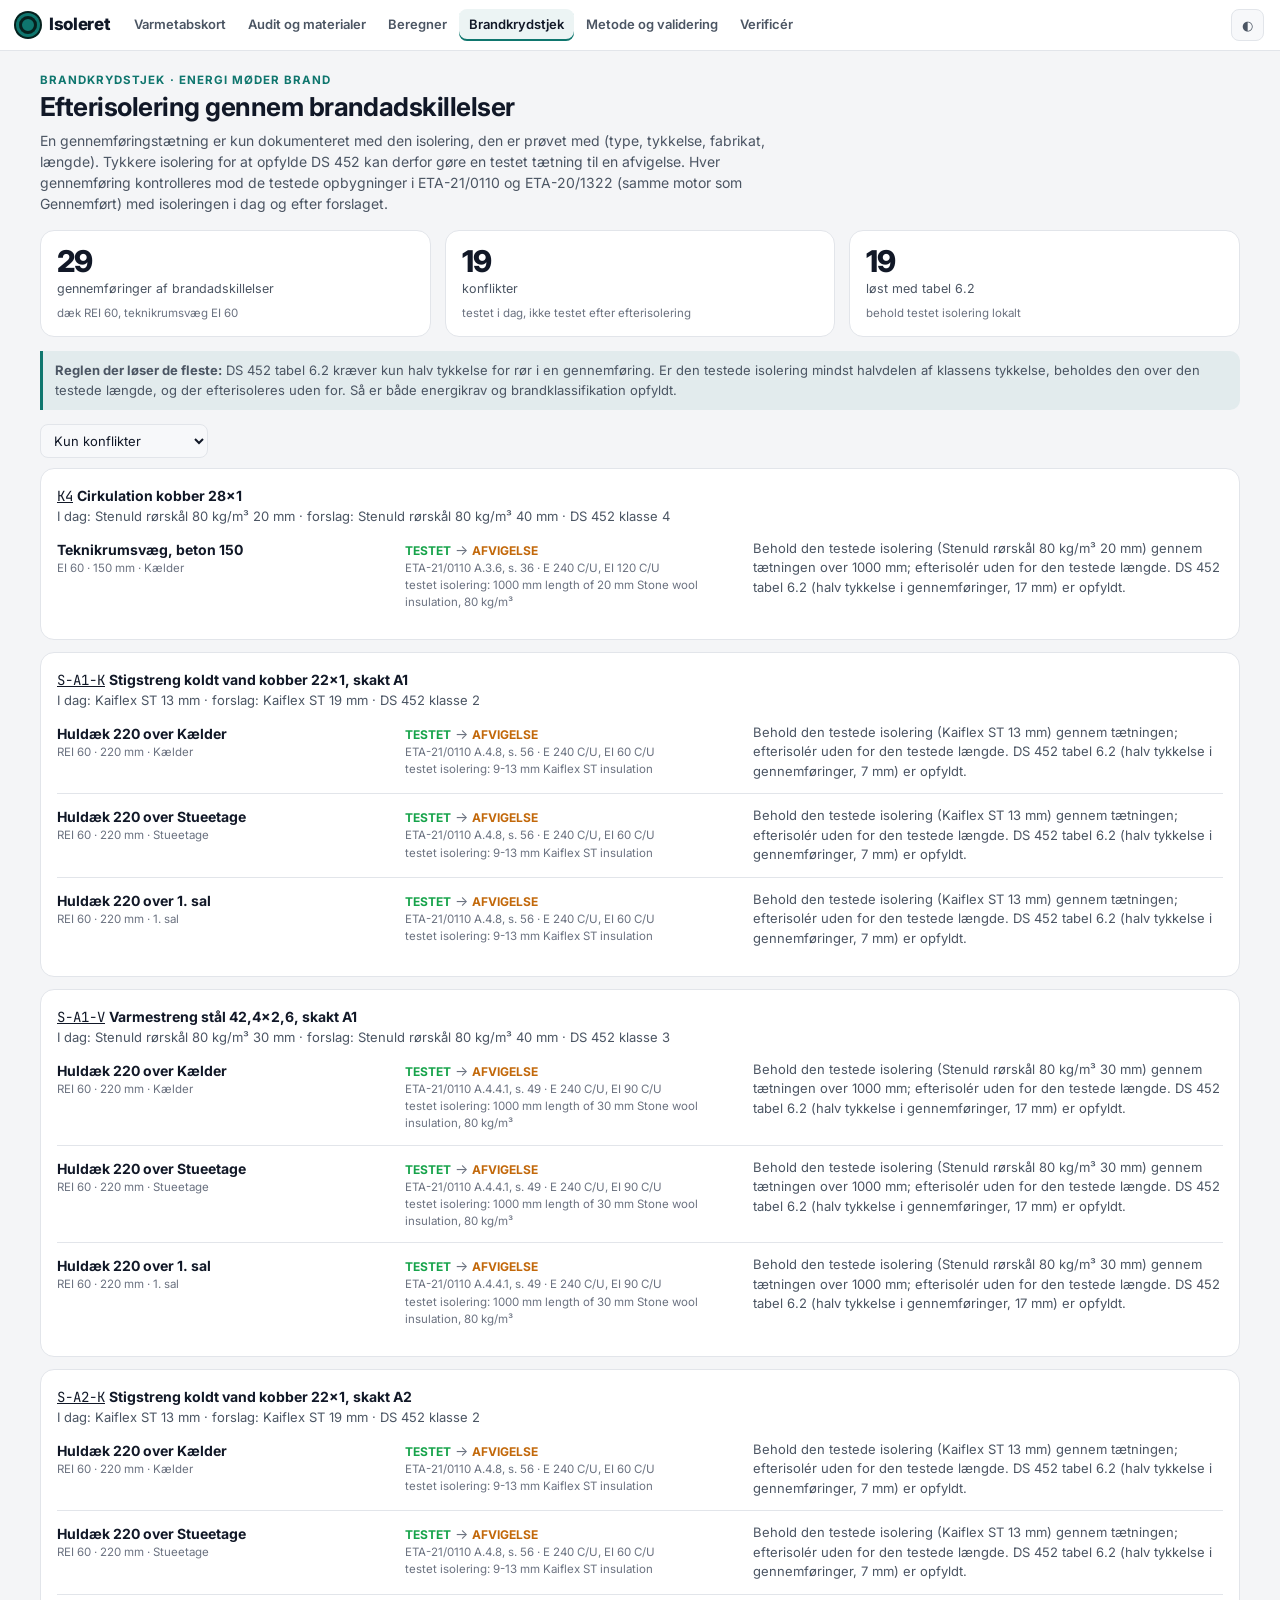
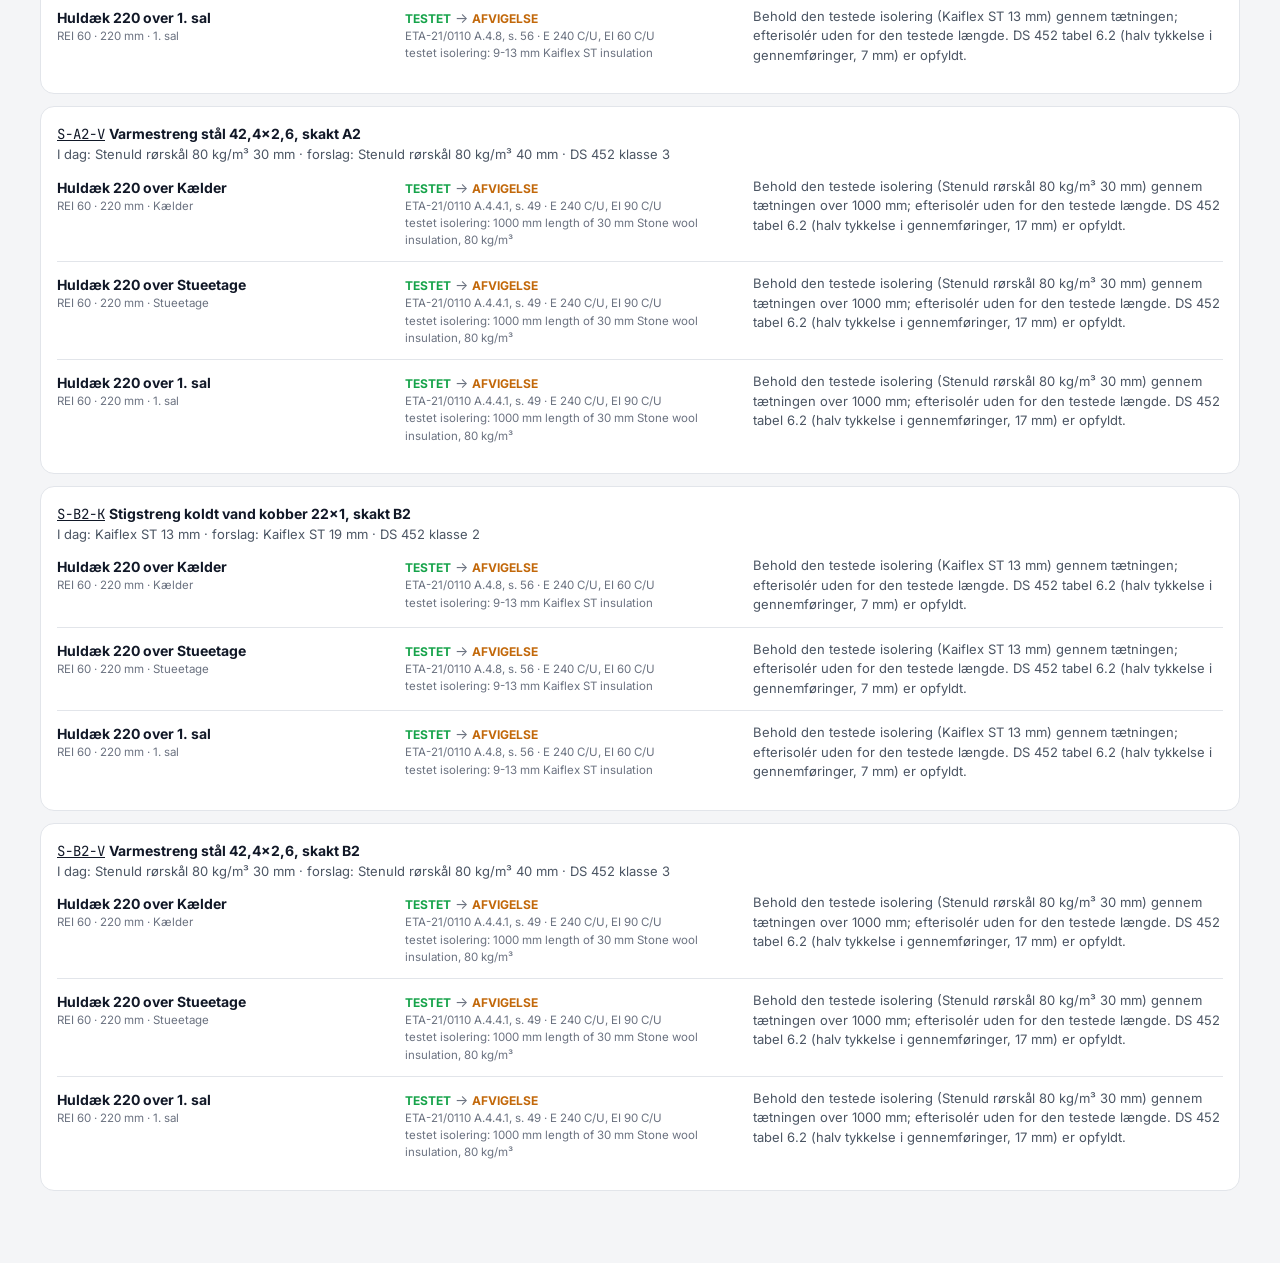
<file: docs/app/brand.html>
<!doctype html>
<html lang="da">
<head>
<meta charset="utf-8">
<meta name="viewport" content="width=device-width, initial-scale=1">
<title>Brandkrydstjek</title>
<link rel="icon" href="data:image/svg+xml,%3Csvg xmlns='http://www.w3.org/2000/svg' viewBox='0 0 32 32'%3E%3Crect x='4' y='4' width='24' height='24' rx='5' fill='%232dd4bf'/%3E%3Ccircle cx='16' cy='16' r='7' fill='none' stroke='%2306201d' stroke-width='3'/%3E%3Ccircle cx='16' cy='16' r='2.5' fill='%2306201d'/%3E%3C/svg%3E">
<link rel="preconnect" href="https://fonts.googleapis.com"><link rel="preconnect" href="https://fonts.gstatic.com" crossorigin>
<link href="https://fonts.googleapis.com/css2?family=Inter:wght@400;500;600;700;800&family=JetBrains+Mono:wght@400;500&display=swap" rel="stylesheet">
<link rel="stylesheet" href="assets/app.css">
<style>
.pen{display:grid;grid-template-columns:minmax(0,1fr) minmax(0,1fr) minmax(0,1.4fr);gap:12px;padding:12px 0;border-bottom:1px solid var(--line)}
.pen:last-child{border-bottom:0}
.st{font:700 12px Inter,sans-serif}
.st.TESTET{color:var(--ok)}.st.AFVIGELSE{color:var(--dev)}.st.IKKE_DAEKKET{color:var(--bad)}
.arrow{color:var(--ink3)}
@media (max-width:820px){.pen{grid-template-columns:1fr}}
</style>
</head>
<body>
<main class="wrap">
  <div class="pagehead"><div><div class="eyebrow">Brandkrydstjek · energi møder brand</div><h1>Efterisolering gennem brandadskillelser</h1>
    <p>En gennemføringstætning er kun dokumenteret med den isolering, den er prøvet med (type, tykkelse, fabrikat, længde). Tykkere isolering for at opfylde DS 452 kan derfor gøre en testet tætning til en afvigelse.
      Hver gennemføring kontrolleres mod de testede opbygninger i ETA-21/0110 og ETA-20/1322 (samme motor som Gennemført) med isoleringen i dag og efter forslaget.</p></div></div>
  <div class="grid g3" id="kpis" style="margin-bottom:14px"></div>
  <div class="callout" style="margin-bottom:14px"><b>Reglen der løser de fleste:</b> DS 452 tabel 6.2 kræver kun halv tykkelse for rør i en gennemføring. Er den testede isolering mindst halvdelen af klassens tykkelse,
    beholdes den over den testede længde, og der efterisoleres uden for. Så er både energikrav og brandklassifikation opfyldt.</div>
  <div class="filters"><select id="f"><option value="conflict">Kun konflikter</option><option value="all">Alle gennemføringer</option><option value="open">Ikke testet</option></select></div>
  <div id="list"></div>
</main>
<script src="engine.js"></script>
<script src="assets/common.js"></script>
<script>
(async () => {
const { $, esc, num, insText } = IF;
const [A] = await IF.load('audit');
const all = A.runs.flatMap(r => r.fire.map(x => ({r, x})));
const n = f => all.filter(f).length;
$('#kpis').innerHTML = [[all.length, 'gennemføringer af brandadskillelser', 'dæk REI 60, teknikrumsvæg EI 60'],
  [n(a => a.x.conflict), 'konflikter', 'testet i dag, ikke testet efter efterisolering'], [n(a => a.x.keep_tested), 'løst med tabel 6.2', 'behold testet isolering lokalt']]
  .map(([v, l, s]) => `<div class="kpi"><div class="v">${v}</div><div class="l">${l}</div><div class="s">${s}</div></div>`).join('');
const ref = v => v && v.ref ? `<div class="note">${esc(v.ref.eta)} ${esc(v.ref.section)}, s. ${v.ref.page} · ${esc(v.ref.classification)}</div><div class="note">testet isolering: ${esc(v.ref.insulation || '–')}</div>${v.ref.deviates && v.ref.deviates.length ? `<div class="note">afviger på: ${esc(v.ref.deviates.join(', '))}</div>` : ''}` : '';
function render() {
  const f = $('#f').value, hash = decodeURIComponent(location.hash.slice(1));
  const rows = all.filter(a => (hash ? a.r.id === hash : true) && (f === 'all' || (f === 'conflict' ? a.x.conflict : a.x.new.status !== 'TESTET' && a.x.now.status !== 'TESTET')));
  const groups = {}; rows.forEach(a => (groups[a.r.id] = groups[a.r.id] || []).push(a));
  $('#list').innerHTML = Object.entries(groups).map(([id, xs]) => { const r = xs[0].r, p = r.proposal;
    return `<div class="card" style="margin-bottom:12px"><div style="display:flex;justify-content:space-between;gap:8px;flex-wrap:wrap"><div><a class="mono" href="index.html#${id}">${id}</a> <b>${esc(r.name)}</b>
      <div class="sub">I dag: ${esc(insText(r.insulation))} · forslag: ${p ? esc(p.product) + ' ' + p.thickness_mm + ' mm' : '–'} · DS 452 klasse ${esc(r.class)}</div></div></div>
      ${xs.map(({x}) => `<div class="pen"><div><b>${esc(x.host)}</b><div class="note">${esc(x.rating)} · ${x.thickness_mm} mm · ${esc(x.storey || '')}</div></div>
        <div><span class="st ${x.now.status}">${esc(x.now.status || '–')}</span> <span class="arrow">→</span> <span class="st ${x.new.status}">${esc(x.new.status || '–')}</span>${ref(x.now)}</div>
        <div class="sub">${esc(x.recommendation)}</div></div>`).join('')}</div>`; }).join('') || '<div class="empty">Ingen gennemføringer med dette filter.</div>';
}
$('#f').onchange = render; window.addEventListener('hashchange', render);
if (location.hash.length > 1) $('#f').value = 'all';
render();
})();
</script>
</body>
</html>
</file>
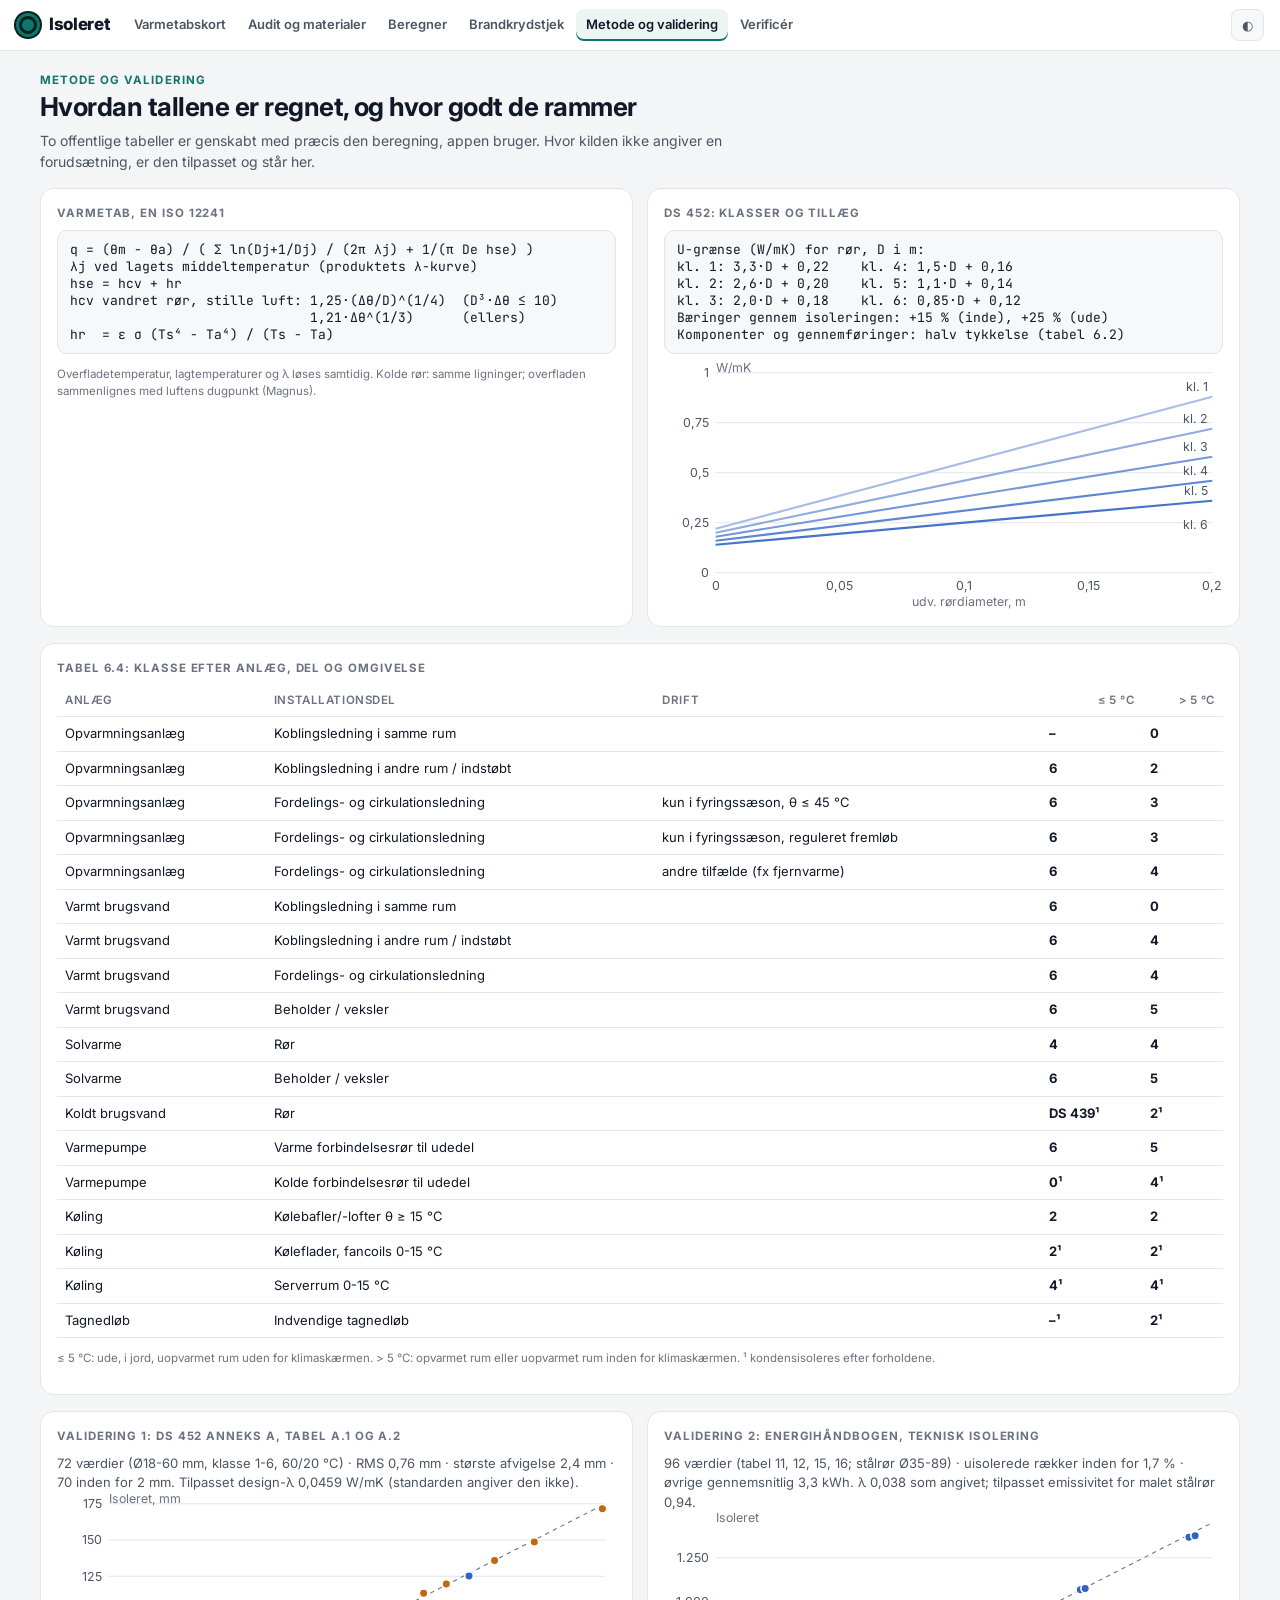
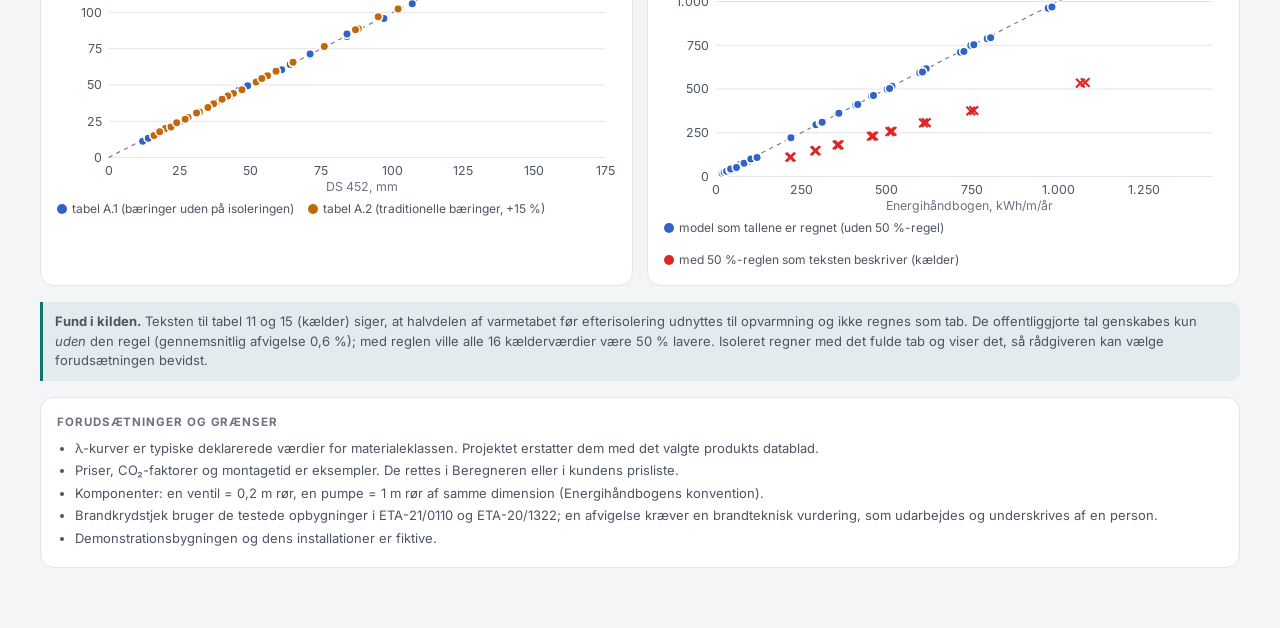
<file: docs/app/metode.html>
<!doctype html>
<html lang="da">
<head>
<meta charset="utf-8">
<meta name="viewport" content="width=device-width, initial-scale=1">
<title>Metode og validering</title>
<link rel="icon" href="data:image/svg+xml,%3Csvg xmlns='http://www.w3.org/2000/svg' viewBox='0 0 32 32'%3E%3Crect x='4' y='4' width='24' height='24' rx='5' fill='%232dd4bf'/%3E%3Ccircle cx='16' cy='16' r='7' fill='none' stroke='%2306201d' stroke-width='3'/%3E%3Ccircle cx='16' cy='16' r='2.5' fill='%2306201d'/%3E%3C/svg%3E">
<link rel="preconnect" href="https://fonts.googleapis.com"><link rel="preconnect" href="https://fonts.gstatic.com" crossorigin>
<link href="https://fonts.googleapis.com/css2?family=Inter:wght@400;500;600;700;800&family=JetBrains+Mono:wght@400;500&display=swap" rel="stylesheet">
<link rel="stylesheet" href="assets/app.css">
<style>
.eq{font:13px "JetBrains Mono",monospace;background:var(--panel2);border:1px solid var(--line);border-radius:10px;padding:10px 12px;overflow-x:auto;white-space:pre}
td.c{text-align:center;font-weight:700}
.lg{display:flex;gap:14px;flex-wrap:wrap;font-size:12px;color:var(--ink2);margin-top:6px}
.lg i{display:inline-block;width:10px;height:10px;border-radius:50%;margin-right:5px;vertical-align:-1px}
</style>
</head>
<body>
<main class="wrap">
  <div class="pagehead"><div><div class="eyebrow">Metode og validering</div><h1>Hvordan tallene er regnet, og hvor godt de rammer</h1>
    <p>To offentlige tabeller er genskabt med præcis den beregning, appen bruger. Hvor kilden ikke angiver en forudsætning, er den tilpasset og står her.</p></div></div>
  <div class="grid g2">
    <div class="card"><h3>Varmetab, EN ISO 12241</h3><div class="eq">q = (θm − θa) / ( Σ ln(Dj+1/Dj) / (2π λj) + 1/(π De hse) )
λj ved lagets middeltemperatur (produktets λ-kurve)
hse = hcv + hr
hcv vandret rør, stille luft: 1,25·(Δθ/D)^(1/4)  (D³·Δθ ≤ 10)
                              1,21·Δθ^(1/3)      (ellers)
hr  = ε σ (Ts⁴ − Ta⁴) / (Ts − Ta)</div>
      <p class="note">Overfladetemperatur, lagtemperaturer og λ løses samtidig. Kolde rør: samme ligninger; overfladen sammenlignes med luftens dugpunkt (Magnus).</p></div>
    <div class="card"><h3>DS 452: klasser og tillæg</h3><div class="eq">U-grænse (W/mK) for rør, D i m:
kl. 1: 3,3·D + 0,22    kl. 4: 1,5·D + 0,16
kl. 2: 2,6·D + 0,20    kl. 5: 1,1·D + 0,14
kl. 3: 2,0·D + 0,18    kl. 6: 0,85·D + 0,12
Bæringer gennem isoleringen: +15 % (inde), +25 % (ude)
Komponenter og gennemføringer: halv tykkelse (tabel 6.2)</div>
      <div id="cls" style="margin-top:8px"></div></div>
  </div>
  <div class="card sec"><h3>Tabel 6.4: klasse efter anlæg, del og omgivelse</h3><div class="tablewrap"><table class="t" id="t64"></table></div>
    <p class="note">≤ 5 °C: ude, i jord, uopvarmet rum uden for klimaskærmen. &gt; 5 °C: opvarmet rum eller uopvarmet rum inden for klimaskærmen. ¹ kondensisoleres efter forholdene.</p></div>
  <div class="grid g2 sec">
    <div class="card"><h3>Validering 1: DS 452 anneks A, tabel A.1 og A.2</h3><div id="v1s" class="sub"></div><div id="v1"></div>
      <div class="lg"><span><i style="background:var(--bar)"></i>tabel A.1 (bæringer uden på isoleringen)</span><span><i style="background:var(--dev)"></i>tabel A.2 (traditionelle bæringer, +15 %)</span></div></div>
    <div class="card"><h3>Validering 2: Energihåndbogen, teknisk isolering</h3><div id="v2s" class="sub"></div><div id="v2"></div>
      <div class="lg"><span><i style="background:var(--bar)"></i>model som tallene er regnet (uden 50 %-regel)</span><span><i style="background:var(--bad)"></i>med 50 %-reglen som teksten beskriver (kælder)</span></div></div>
  </div>
  <div class="callout sec" id="finding"></div>
  <div class="card sec"><h3>Forudsætninger og grænser</h3><ul class="cond" style="font-size:13px">
    <li>λ-kurver er typiske deklarerede værdier for materialeklassen. Projektet erstatter dem med det valgte produkts datablad.</li>
    <li>Priser, CO₂-faktorer og montagetid er eksempler. De rettes i Beregneren eller i kundens prisliste.</li>
    <li>Komponenter: en ventil = 0,2 m rør, en pumpe = 1 m rør af samme dimension (Energihåndbogens konvention).</li>
    <li>Brandkrydstjek bruger de testede opbygninger i ETA-21/0110 og ETA-20/1322; en afvigelse kræver en brandteknisk vurdering, som udarbejdes og underskrives af en person.</li>
    <li>Demonstrationsbygningen og dens installationer er fiktive.</li></ul></div>
</main>
<script src="engine.js"></script>
<script src="assets/common.js"></script>
<script>
(async () => {
const { $, esc, num, tip } = IF;
const KB = await IF.ready();
const [V] = await IF.load('validation');
const L = KB.labels;
$('#t64').innerHTML = '<tr><th>Anlæg</th><th>Installationsdel</th><th>Drift</th><th class="num">≤ 5 °C</th><th class="num">&gt; 5 °C</th></tr>' + KB.table_6_4.map(r =>
  `<tr><td>${esc(L[r.system] || r.system)}</td><td>${esc(L[r.part] || r.part)}</td><td>${esc(r.operation ? L[r.operation] || r.operation : '')}</td><td class="c">${r.le5 === null ? '–' : esc(r.le5)}${r.condensation ? '¹' : ''}</td><td class="c">${esc(r.gt5)}${r.condensation ? '¹' : ''}</td></tr>`).join('');
function axes(W, H, x0, x1, y0, y1, xt, yt, xl, yl) {
  const Lm = 48, B = 34, T = 10, R = 10, X = v => Lm + (W - Lm - R) * (v - x0) / (x1 - x0), Y = v => T + (H - T - B) * (1 - (v - y0) / (y1 - y0));
  let s = `<svg class="chart" viewBox="0 0 ${W} ${H}">`;
  yt.forEach(v => s += `<line class="ax" x1="${Lm}" x2="${W - R}" y1="${Y(v)}" y2="${Y(v)}"/><text x="${Lm - 6}" y="${Y(v) + 4}" text-anchor="end">${num(v, 2)}</text>`);
  xt.forEach(v => s += `<text x="${X(v)}" y="${H - 18}" text-anchor="middle">${num(v, 2)}</text>`);
  s += `<text x="${(W + Lm) / 2}" y="${H - 3}" text-anchor="middle" style="fill:var(--ink3)">${xl}</text><text x="${Lm}" y="${T - 1}" style="fill:var(--ink3)">${yl}</text>`;
  return {s, X, Y};
}
// class limits: sequential ramp light->dark, direct labels
(() => { const W = 520, H = 230; const a = axes(W, H, 0, 0.2, 0, 1, [0, 0.05, 0.1, 0.15, 0.2].map(v => v), [0, 0.25, 0.5, 0.75, 1], 'udv. rørdiameter, m', 'W/mK'); let s = a.s;
  for (let c = 1; c <= 6; c++) { const k = KB.pipe_k[c], col = `color-mix(in srgb, var(--bar) ${30 + c * 12}%, var(--panel))`;
    s += `<path d="M${a.X(0)},${a.Y(k[1])} L${a.X(0.2)},${a.Y(k[0] * 0.2 + k[1])}" stroke="${col}" stroke-width="2" fill="none"/><text x="${a.X(0.2) - 4}" y="${a.Y(k[0] * 0.2 + k[1]) + (c === 6 ? 13 : -5)}" text-anchor="end" style="fill:var(--ink2)">kl. ${c}</text>`; }
  $('#cls').innerHTML = s + '</svg>'; })();
function scatter(el, series, max, xl, yl) {
  const W = 520, H = 280, step = max > 500 ? 250 : 25, t = []; for (let v = 0; v <= max; v += step) t.push(v);
  const a = axes(W, H, 0, max, 0, max, t, t, xl, yl); let s = a.s + `<line x1="${a.X(0)}" y1="${a.Y(0)}" x2="${a.X(max)}" y2="${a.Y(max)}" stroke="var(--ink3)" stroke-dasharray="4 4"/>`;
  series.forEach(({pts, col, mark}) => pts.forEach(p => { const tt = esc(p.t); s += mark === 'x'
    ? `<path d="M${a.X(p.x) - 4},${a.Y(p.y) - 4} l8,8 M${a.X(p.x) + 4},${a.Y(p.y) - 4} l-8,8" stroke="${col}" stroke-width="2"/><circle cx="${a.X(p.x)}" cy="${a.Y(p.y)}" r="8" fill="transparent" data-t="${tt}"/>`
    : `<circle cx="${a.X(p.x)}" cy="${a.Y(p.y)}" r="4" fill="${col}" stroke="var(--panel)" stroke-width="1.5"/><circle cx="${a.X(p.x)}" cy="${a.Y(p.y)}" r="8" fill="transparent" data-t="${tt}"/>`; }));
  el.innerHTML = s + '</svg>'; el.querySelectorAll('[data-t]').forEach(c => { c.onmousemove = e => tip(c.dataset.t, e); c.onmouseleave = () => tip(null); });
}
const v1 = V.V1_DS452_annexA, v2 = V.V2_Energihaandbogen;
$('#v1s').innerHTML = `${v1.cells} værdier (Ø18-60 mm, klasse 1-6, 60/20 °C) · RMS ${num(v1.rms_mm, 2)} mm · største afvigelse ${num(v1.max_abs_mm, 1)} mm · ${v1.within_2mm} inden for 2 mm. Tilpasset design-λ ${num(v1.fitted_lambda, 4)} W/mK (standarden angiver den ikke).`;
scatter($('#v1'), [{pts: v1.data.filter(d => d.table === 'A.1').map(d => ({x: d.published, y: d.model, t: `A.1 Ø${d.D} kl. ${d.class}: standard ${d.published} mm, model ${d.model} mm`})), col: 'var(--bar)'},
  {pts: v1.data.filter(d => d.table === 'A.2').map(d => ({x: d.published, y: d.model, t: `A.2 Ø${d.D} kl. ${d.class}: standard ${d.published} mm, model ${d.model} mm`})), col: 'var(--dev)'}], 175, 'DS 452, mm', 'Isoleret, mm');
$('#v2s').innerHTML = `${v2.cells} værdier (tabel 11, 12, 15, 16; stålrør Ø35-89) · uisolerede rækker inden for ${num(v2.bare_max_rel_pct, 1)} % · øvrige gennemsnitlig ${num(v2.insulated_mean_abs_kwh, 1)} kWh. λ 0,038 som angivet; tilpasset emissivitet for malet stålrør ${num(v2.fitted_eps_bare_steel, 2)}.`;
scatter($('#v2'), [{pts: v2.data.map(d => ({x: d.published, y: d.model, t: `${d.table} Ø${d.D} ${d.from_mm}→${d.to_mm} mm: ${d.published} / model ${d.model} kWh/m`})), col: 'var(--bar)'},
  {pts: v2.data.filter(d => d.model_with_halving !== null && d.from_mm === 0).map(d => ({x: d.published, y: d.model_with_halving, t: `${d.table} Ø${d.D}: med 50 %-regel ${d.model_with_halving}`})), col: 'var(--bad)', mark: 'x'}], 1450, 'Energihåndbogen, kWh/m/år', 'Isoleret');
const h = v2.halving_finding;
$('#finding').innerHTML = `<b>Fund i kilden.</b> Teksten til tabel 11 og 15 (kælder) siger, at halvdelen af varmetabet før efterisolering udnyttes til opvarmning og ikke regnes som tab. De offentliggjorte tal genskabes kun <i>uden</i> den regel
  (gennemsnitlig afvigelse ${num(h.mean_rel_err_without_halving_pct, 1)} %); med reglen ville alle ${h.basement_bare_cells} kælderværdier være ${num(Math.abs(h.mean_rel_err_with_halving_pct))} % lavere.
  Isoleret regner med det fulde tab og viser det, så rådgiveren kan vælge forudsætningen bevidst.`;
})();
</script>
</body>
</html>
</file>
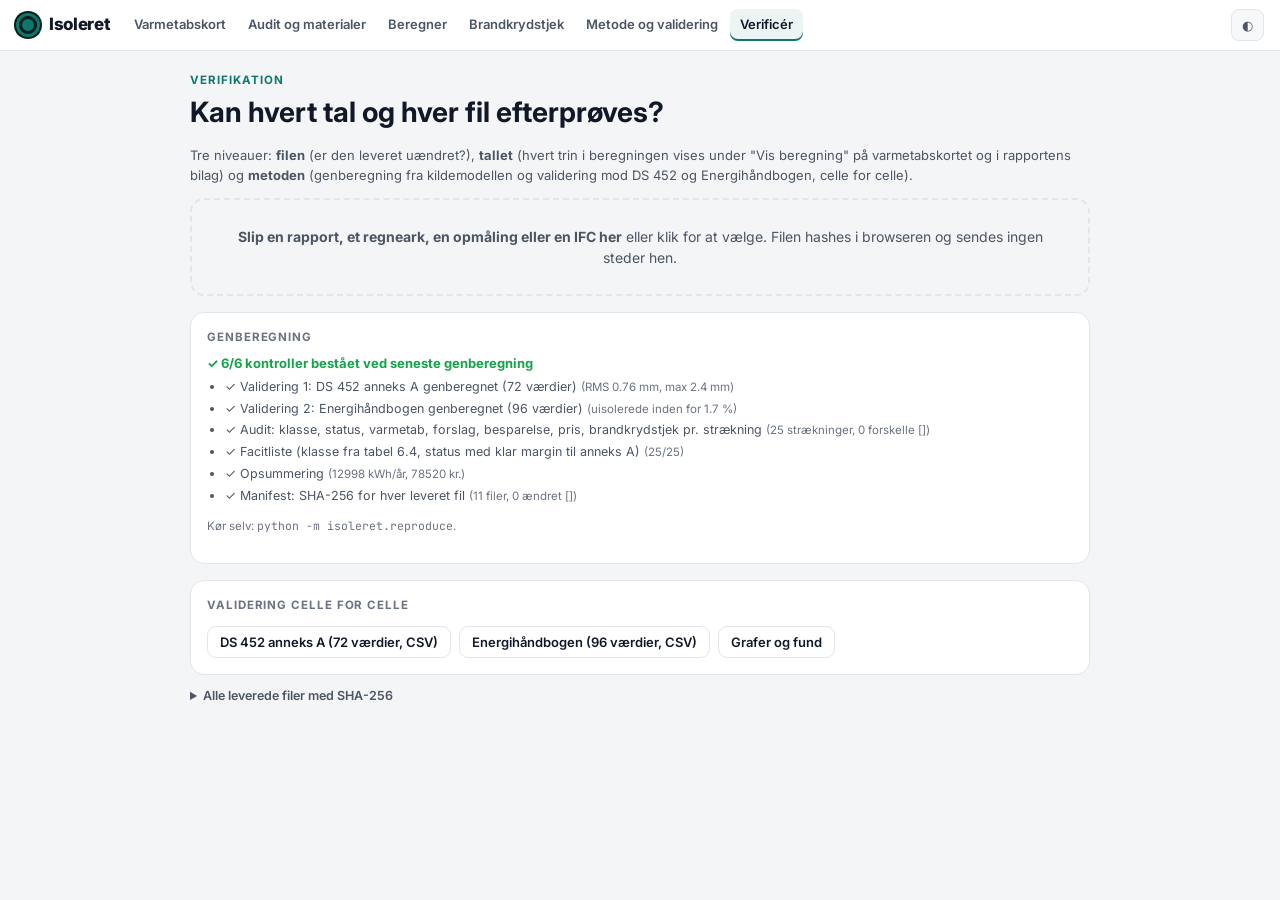
<file: docs/app/verify.html>
<!doctype html>
<html lang="da">
<head>
<meta charset="utf-8">
<meta name="viewport" content="width=device-width, initial-scale=1">
<title>Verificér</title>
<link rel="icon" href="data:image/svg+xml,%3Csvg xmlns='http://www.w3.org/2000/svg' viewBox='0 0 32 32'%3E%3Crect x='4' y='4' width='24' height='24' rx='5' fill='%232dd4bf'/%3E%3Ccircle cx='16' cy='16' r='7' fill='none' stroke='%2306201d' stroke-width='3'/%3E%3Ccircle cx='16' cy='16' r='2.5' fill='%2306201d'/%3E%3C/svg%3E">
<link rel="preconnect" href="https://fonts.googleapis.com"><link rel="preconnect" href="https://fonts.gstatic.com" crossorigin>
<link href="https://fonts.googleapis.com/css2?family=Inter:wght@400;500;600;700;800&family=JetBrains+Mono:wght@400;500&display=swap" rel="stylesheet">
<link rel="stylesheet" href="assets/app.css">
<style>
.box{max-width:900px;margin:0 auto}
.drop{display:block;margin-top:12px;border:2px dashed var(--line);border-radius:14px;padding:26px;text-align:center;color:var(--ink2);cursor:pointer;transition:border-color .2s,background .2s}
.drop.over,.drop:hover{border-color:var(--accent);background:var(--soft)}
.fr{display:grid;grid-template-columns:auto 1fr;gap:4px 12px;border:1px solid var(--line);border-radius:12px;padding:12px 14px;margin-top:10px;background:var(--panel)}
.fr .h{grid-column:1/-1;font-weight:700}
.hash{font:11px "JetBrains Mono",monospace;color:var(--ink3);word-break:break-all}
</style>
</head>
<body>
<main class="wrap"><div class="box">
  <div class="eyebrow">Verifikation</div><h1 style="margin:4px 0 6px">Kan hvert tal og hver fil efterprøves?</h1>
  <p class="sub">Tre niveauer: <b>filen</b> (er den leveret uændret?), <b>tallet</b> (hvert trin i beregningen vises under "Vis beregning" på varmetabskortet og i rapportens bilag) og <b>metoden</b>
    (genberegning fra kildemodellen og validering mod DS 452 og Energihåndbogen, celle for celle).</p>
  <label class="drop" id="drop"><input type="file" id="files" multiple hidden><b>Slip en rapport, et regneark, en opmåling eller en IFC her</b> eller klik for at vælge. Filen hashes i browseren og sendes ingen steder hen.</label>
  <div id="fres"></div>
  <div class="card" style="margin-top:16px"><h3>Genberegning</h3><div id="repro" class="sub"></div></div>
  <div class="card" style="margin-top:16px"><h3>Validering celle for celle</h3><div class="act"><a class="btn" href="downloads/validering_ds452_anneks_a.csv">DS 452 anneks A (72 værdier, CSV)</a><a class="btn" href="downloads/validering_energihaandbogen.csv">Energihåndbogen (96 værdier, CSV)</a><a class="btn" href="metode.html">Grafer og fund</a></div></div>
  <details class="more" style="margin-top:12px"><summary>Alle leverede filer med SHA-256</summary><div class="tablewrap"><table class="t" id="mtab"></table></div></details>
</div></main>
<script src="engine.js"></script>
<script src="assets/common.js"></script>
<script>
(async () => {
const { $, esc } = IF;
const [M, R] = await IF.load('manifest', 'reproduce');
const byHash = Object.fromEntries(M.files.map(f => [f.sha256, f])), byName = {}; M.files.forEach(f => (byName[f.name] = byName[f.name] || []).push(f));
const inputs = `model ${M.inputs.model} · brand-vidensbase ${M.inputs.fire_kb} · kode ${M.inputs.code}`;
async function hashFile(file) { const b = await crypto.subtle.digest('SHA-256', await file.arrayBuffer()); return Array.from(new Uint8Array(b)).map(x => x.toString(16).padStart(2, '0')).join(''); }
async function onFiles(list) {
  for (const file of list) {
    const h = await hashFile(file), m = byHash[h], same = byName[file.name];
    $('#fres').insertAdjacentHTML('afterbegin', m
      ? `<div class="fr"><div class="h okline">✓ ${esc(file.name)}: ægte leverance</div><span class="note">Hvad</span><span>${esc(m.what || m.path)}</span>
         <span class="note">Lavet af</span><span class="mono">${esc(m.producer || '–')}</span><span class="note">Grundlag</span><span class="mono">${esc(inputs)}</span>
         <span class="note">Kontrol</span><span>${esc(m.how || '')}${m.tests.length ? '<div class="hash">' + m.tests.map(esc).join(' · ') + '</div>' : ''}</span>
         <span class="note">SHA-256</span><span class="hash">${h}</span></div>`
      : `<div class="fr"><div class="h badline">✗ ${esc(file.name)}: ${same ? 'ændret efter udlevering' : 'ikke en leverance fra dette projekt'}</div>
         <span class="note">SHA-256</span><span class="hash">${h}</span>${same ? `<span class="note">Leveret</span><span class="hash">${same[0].sha256}</span>` : ''}</div>`);
  }
}
$('#files').onchange = e => onFiles(e.target.files);
const dz = $('#drop');
['dragenter', 'dragover'].forEach(ev => dz.addEventListener(ev, e => { e.preventDefault(); dz.classList.add('over'); }));
['dragleave', 'drop'].forEach(ev => dz.addEventListener(ev, e => { e.preventDefault(); dz.classList.remove('over'); }));
dz.addEventListener('drop', e => onFiles(e.dataTransfer.files));
$('#repro').innerHTML = `<div class="${R.ok ? 'okline' : 'badline'}">${R.ok ? '✓' : '✗'} ${R.checks.filter(c => c.ok).length}/${R.checks.length} kontroller bestået ved seneste genberegning</div>
  <ul class="cond">${R.checks.map(c => `<li>${c.ok ? '✓' : '✗'} ${esc(c.check)}${c.detail ? ` <span class="note">(${esc(c.detail)})</span>` : ''}</li>`).join('')}</ul>
  <p class="note">Kør selv: <span class="mono">python -m isoleret.reproduce</span>.</p>`;
$('#mtab').innerHTML = '<tr><th>Fil</th><th>Lavet af</th><th>SHA-256</th></tr>' + M.files.map(f => `<tr><td><a href="${esc(f.path)}">${esc(f.path)}</a></td><td class="mono">${esc(f.producer || '–')}</td><td class="hash">${f.sha256}</td></tr>`).join('');
})();
</script>
</body>
</html>
</file>
<file: docs/media/site.css>
/* Landing page: tokens, layout, motion (transform/opacity only; reduced motion respected) */
:root{--bg:#f5f6f8;--bg2:#eef0f3;--panel:#fff;--line:#e3e6eb;--ink:#0f1720;--ink2:#4a5563;--ink3:#7b8594;--shadow:0 1px 2px rgba(15,23,32,.06),0 12px 32px rgba(15,23,32,.08);--acc:var(--accent)}
@media (prefers-color-scheme: dark){:root:not([data-theme="light"]){--bg:#0b0d11;--bg2:#0f1218;--panel:#141821;--line:#232a36;--ink:#eef1f5;--ink2:#a9b2bf;--ink3:#727c8a;--shadow:0 1px 2px rgba(0,0,0,.4),0 18px 44px rgba(0,0,0,.45);--acc:var(--accent-2)}}
:root[data-theme="dark"]{--bg:#0b0d11;--bg2:#0f1218;--panel:#141821;--line:#232a36;--ink:#eef1f5;--ink2:#a9b2bf;--ink3:#727c8a;--shadow:0 1px 2px rgba(0,0,0,.4),0 18px 44px rgba(0,0,0,.45);--acc:var(--accent-2)}
*{box-sizing:border-box}html{scroll-behavior:smooth}
body{margin:0;background:var(--bg);color:var(--ink);font:16px/1.6 Inter,system-ui,"Segoe UI",sans-serif;-webkit-font-smoothing:antialiased;overflow-x:hidden}
a{color:var(--acc);text-decoration:none}a:hover{text-decoration:underline}
code,pre,.mono{font-family:"JetBrains Mono",Consolas,monospace}
.wrap{max-width:1200px;margin:0 auto;padding:0 24px}
nav.top{position:sticky;top:0;z-index:50;background:color-mix(in srgb,var(--bg) 82%,transparent);backdrop-filter:saturate(1.4) blur(14px);-webkit-backdrop-filter:saturate(1.4) blur(14px);border-bottom:1px solid var(--line)}
nav.top .wrap{display:flex;align-items:center;gap:20px;height:60px}
.brand{display:flex;align-items:center;gap:10px;font-weight:800;color:var(--ink);font-size:17px;white-space:nowrap}.brand:hover{text-decoration:none}
.brand sup{color:var(--acc);font-size:10px}
.logo{width:24px;height:24px;border-radius:7px;display:inline-grid;place-items:center;flex:none}
.logo.amber{background:#e8a317}.logo.amber::after{content:"";width:10px;height:10px;border-radius:50%;border:3px solid #111}
.logo.teal{background:#2dd4bf}.logo.teal::after{content:"";width:8px;height:8px;border-radius:50%;background:#06201d;box-shadow:0 0 0 3px #2dd4bf,0 0 0 5.5px #06201d}
nav .links{display:flex;gap:20px;margin-left:auto;font-size:14px}nav .links a{color:var(--ink2);white-space:nowrap}nav .links a:hover{color:var(--ink);text-decoration:none}
.theme{border:1px solid var(--line);background:var(--panel);color:var(--ink2);border-radius:9px;height:34px;width:34px;cursor:pointer}
.cta{display:inline-flex;align-items:center;gap:8px;background:var(--acc);color:#111;font-weight:700;padding:12px 20px;border-radius:12px;box-shadow:0 8px 24px var(--glow);transition:transform .25s cubic-bezier(.2,.7,.2,1),box-shadow .25s}
.cta:hover{text-decoration:none;transform:translateY(-2px);box-shadow:0 12px 30px var(--glow)}.cta span{transition:transform .25s}.cta:hover span{transform:translateX(3px)}
.cta.sm{padding:8px 14px;font-size:14px;border-radius:10px;box-shadow:none}
body[data-accent="teal"] .cta{color:#06201d}
.ghost{display:inline-flex;align-items:center;padding:12px 18px;border-radius:12px;border:1px solid var(--line);color:var(--ink);font-weight:600;background:var(--panel);transition:border-color .2s}.ghost:hover{text-decoration:none;border-color:var(--acc)}
.hero{position:relative;padding:72px 0 40px;overflow:hidden}
.hero::before{content:"";position:absolute;inset:-20% -10% auto auto;width:900px;height:900px;background:radial-gradient(circle,var(--glow),transparent 62%);pointer-events:none;animation:drift 18s ease-in-out infinite alternate}
.hero::after{content:"";position:absolute;inset:0;background-image:linear-gradient(var(--line) 1px,transparent 1px),linear-gradient(90deg,var(--line) 1px,transparent 1px);background-size:48px 48px;opacity:.35;mask-image:radial-gradient(ellipse at 70% 35%,#000 20%,transparent 70%);pointer-events:none}
@keyframes drift{to{transform:translate(-80px,60px) scale(1.08)}}
.hero-grid{position:relative;z-index:1;display:grid;grid-template-columns:minmax(0,1fr) minmax(0,1.15fr);gap:48px;align-items:center}
.eyebrow{font:700 12px Inter,sans-serif;letter-spacing:.12em;text-transform:uppercase;color:var(--acc)}
h1{font-size:clamp(32px,4.4vw,54px);line-height:1.04;letter-spacing:-.035em;margin:14px 0 18px}
h1 .hl{background:linear-gradient(90deg,var(--acc),color-mix(in srgb,var(--acc) 55%,var(--ink)));-webkit-background-clip:text;background-clip:text;color:transparent}
.lead{font-size:18px;color:var(--ink2);margin:0 0 26px;max-width:620px}
.ctas{display:flex;gap:12px;flex-wrap:wrap}
.badges{display:flex;gap:8px;flex-wrap:wrap;margin-top:26px}.badges span{font:600 12px "JetBrains Mono",monospace;color:var(--ink2);border:1px solid var(--line);border-radius:999px;padding:4px 10px;background:var(--panel)}
.frame{position:relative;border-radius:18px;overflow:hidden;border:1px solid var(--line);box-shadow:var(--shadow),0 0 0 1px rgba(255,255,255,.02);background:#0a0c10;transform:perspective(1600px) rotateY(-6deg) rotateX(2deg);transition:transform .8s cubic-bezier(.2,.7,.2,1)}
.frame:hover{transform:perspective(1600px) rotateY(0) rotateX(0)}
.frame video{display:block;width:100%;aspect-ratio:940/798;object-fit:cover}
.frame-tag{position:absolute;left:12px;bottom:12px;font:600 11.5px Inter,sans-serif;color:#cfd5dd;background:rgba(10,12,16,.72);border:1px solid rgba(255,255,255,.08);padding:5px 10px;border-radius:8px;backdrop-filter:blur(6px)}
.stats{padding:18px 0 8px;border-top:1px solid var(--line);border-bottom:1px solid var(--line);background:var(--bg2)}
.grid6{display:grid;grid-template-columns:repeat(6,minmax(0,1fr));gap:18px}
.stat{padding:14px 0}.stat b{display:block;font-size:30px;letter-spacing:-.03em;font-variant-numeric:tabular-nums;line-height:1.1}.stat span{color:var(--ink2);font-size:13px}
.fine{font-size:12px;color:var(--ink3);margin:2px auto 10px}
.sec{padding:84px 0}.sec.alt{background:var(--bg2);border-top:1px solid var(--line);border-bottom:1px solid var(--line)}
.sh{max-width:760px;margin-bottom:34px}.sh h2,h2{font-size:clamp(26px,3vw,36px);letter-spacing:-.025em;line-height:1.12;margin:10px 0 10px}.sh p{color:var(--ink2);margin:0}
.video{border-radius:18px;overflow:hidden;border:1px solid var(--line);box-shadow:var(--shadow);background:#000}.video video{display:block;width:100%;aspect-ratio:16/9}
.lanes{display:grid;gap:16px}.lane{background:var(--panel);border:1px solid var(--line);border-radius:16px;padding:18px 18px 20px;position:relative}
.lane h3{margin:0 0 12px;font-size:13px;letter-spacing:.08em;text-transform:uppercase;color:var(--ink3)}
.steps{list-style:none;margin:0;padding:0;display:grid;grid-template-columns:repeat(5,minmax(0,1fr));gap:10px;counter-reset:s;position:relative;z-index:1}
.steps li{border:1px solid var(--line);border-radius:12px;padding:12px;background:var(--bg);font-size:13.5px;color:var(--ink2);counter-increment:s}
.steps li b{display:block;color:var(--ink);margin-bottom:4px}.steps li::before{content:counter(s);display:inline-grid;place-items:center;width:22px;height:22px;border-radius:50%;font:700 11px Inter;background:var(--line);color:var(--ink2);margin-bottom:8px}
.steps.old li{border-style:dashed}.steps.old li.gap{border-color:color-mix(in srgb,#dc2626 55%,var(--line))}
.steps.new li::before{background:var(--acc);color:#111}
.flow{position:absolute;left:4%;right:4%;top:62px;width:92%;height:8px;z-index:0}.flow path{stroke:var(--acc);stroke-width:3;fill:none;stroke-dasharray:1000;stroke-dashoffset:1000;transition:stroke-dashoffset 1.8s cubic-bezier(.2,.7,.2,1) .2s}
.lane.in .flow path{stroke-dashoffset:0}
.cards{display:grid;grid-template-columns:repeat(3,minmax(0,1fr));gap:18px}
.card{display:flex;flex-direction:column;background:var(--panel);border:1px solid var(--line);border-radius:16px;padding:18px;color:var(--ink);overflow:hidden;transition:transform .35s cubic-bezier(.2,.7,.2,1),box-shadow .35s,border-color .35s}
.card:hover{text-decoration:none;transform:translateY(-4px);box-shadow:var(--shadow);border-color:color-mix(in srgb,var(--acc) 50%,var(--line))}
.card .m{font:700 11.5px "JetBrains Mono",monospace;color:var(--acc)}.card b{font-size:17px;margin:6px 0 4px}.card p{color:var(--ink2);font-size:14px;margin:0 0 14px}
.card img{margin:auto -18px -18px;width:calc(100% + 36px);aspect-ratio:16/9;object-fit:cover;object-position:top;border-top:1px solid var(--line);transition:transform .6s cubic-bezier(.2,.7,.2,1)}.card:hover img{transform:scale(1.035)}
.three{display:grid;grid-template-columns:repeat(3,minmax(0,1fr));gap:18px}
.pillar{background:var(--panel);border:1px solid var(--line);border-radius:16px;padding:20px}.pillar .n{display:inline-grid;place-items:center;width:30px;height:30px;border-radius:9px;background:var(--acc);color:#111;font-weight:800}
.pillar b{display:block;font-size:18px;margin:10px 0 6px}.pillar p{color:var(--ink2);font-size:14.5px;margin:0}.pillar code{font-size:12.5px;background:var(--bg);padding:1px 5px;border-radius:5px}
.shot{margin-top:22px;border-radius:16px;overflow:hidden;border:1px solid var(--line);box-shadow:var(--shadow)}.shot img{display:block;width:100%}
.more{margin-top:16px}
.gallery{display:grid;grid-template-columns:repeat(2,minmax(0,1fr));gap:16px}.gallery img{width:100%;border-radius:14px;border:1px solid var(--line);cursor:zoom-in;transition:transform .35s cubic-bezier(.2,.7,.2,1),box-shadow .35s}.gallery img:hover{transform:translateY(-3px);box-shadow:var(--shadow)}
.split2{display:grid;grid-template-columns:minmax(0,1fr) minmax(0,1fr);gap:40px;align-items:center}.split2 p{color:var(--ink2)}
.code{position:relative;background:#0b0d11;border:1px solid #232a36;border-radius:14px}.code pre{margin:0;padding:20px;color:#d7dde6;font-size:13.5px;overflow-x:auto}
.copy{position:absolute;right:10px;top:10px;border:1px solid #2a3240;background:#141821;color:#cfd5dd;border-radius:8px;padding:4px 10px;font:600 12px Inter;cursor:pointer}
footer{padding:40px 0 60px;color:var(--ink3);font-size:13.5px;border-top:1px solid var(--line)}footer .fl{display:flex;gap:18px;flex-wrap:wrap;margin-top:10px}
.lightbox{position:fixed;inset:0;background:rgba(5,6,8,.86);display:grid;place-items:center;opacity:0;pointer-events:none;transition:opacity .3s;z-index:100;padding:24px;cursor:zoom-out}
.lightbox.on{opacity:1;pointer-events:auto}.lightbox img{max-width:min(1500px,96vw);max-height:92vh;border-radius:12px;transform:scale(.96);transition:transform .35s cubic-bezier(.2,.7,.2,1)}.lightbox.on img{transform:scale(1)}
/* reveal */
.reveal{opacity:0;transform:translateY(18px);transition:opacity .7s cubic-bezier(.2,.7,.2,1),transform .7s cubic-bezier(.2,.7,.2,1)}
.reveal.in{opacity:1;transform:none}.d1{transition-delay:.08s}.d2{transition-delay:.16s}.d3{transition-delay:.24s}.d4{transition-delay:.32s}.d5{transition-delay:.4s}
.no-js .reveal{opacity:1;transform:none}
@media (prefers-reduced-motion:reduce){.reveal{opacity:1;transform:none;transition:none}.hero::before{animation:none}.frame{transform:none}.flow path{transition:none;stroke-dashoffset:0}html{scroll-behavior:auto}}
@media (max-width:980px){.hero-grid,.split2{grid-template-columns:1fr}.grid6{grid-template-columns:repeat(3,minmax(0,1fr))}.cards,.three{grid-template-columns:repeat(2,minmax(0,1fr))}.steps{grid-template-columns:repeat(2,minmax(0,1fr))}.flow{display:none}.frame{transform:none}nav .links{display:none}}
@media (max-width:640px){.wrap{padding:0 16px}.hero{padding:44px 0 28px}.grid6{grid-template-columns:repeat(2,minmax(0,1fr))}.cards,.three,.gallery{grid-template-columns:1fr}.steps{grid-template-columns:1fr}.stat b{font-size:24px}.sec{padding:56px 0}.lead{font-size:16px}}
</file>
<file: docs/app/assets/app.css>
/* Isoleret — shared styles (same system as Gennemført, own accent) */
:root{
  --bg:#0c0e12; --panel:#13161c; --panel2:#181c24; --line:#252b36; --ink:#eef1f5; --ink2:#aab3c0; --ink3:#738093;
  --accent:#2dd4bf; --accent-ink:#06201d; --ok:#22c55e; --dev:#f0a020; --bad:#ef4444; --other:#7c8cf0; --miss:#9aa1ab;
  --bar:#6f9be8; --bar2:#3f5f99; --shadow:0 10px 30px rgba(0,0,0,.35); --viewer:#0a0c10; --soft:rgba(45,212,191,.10);
}
:root[data-theme="light"]{
  --bg:#f4f5f7; --panel:#ffffff; --panel2:#f7f8fa; --line:#e2e5ea; --ink:#111827; --ink2:#4b5563; --ink3:#6b7280;
  --accent:#0f766e; --accent-ink:#fff; --ok:#16a34a; --dev:#c2680a; --bad:#dc2626; --other:#4f5bd5; --miss:#6b7280;
  --bar:#2f63c4; --bar2:#9db6e6; --shadow:0 8px 24px rgba(15,23,42,.08); --viewer:#e9ecf1; --soft:rgba(15,118,110,.08);
}
@media (prefers-color-scheme: light){
  :root:not([data-theme="dark"]){
    --bg:#f4f5f7; --panel:#ffffff; --panel2:#f7f8fa; --line:#e2e5ea; --ink:#111827; --ink2:#4b5563; --ink3:#6b7280;
    --accent:#0f766e; --accent-ink:#fff; --ok:#16a34a; --dev:#c2680a; --bad:#dc2626; --other:#4f5bd5; --miss:#6b7280;
    --bar:#2f63c4; --bar2:#9db6e6; --shadow:0 8px 24px rgba(15,23,42,.08); --viewer:#e9ecf1; --soft:rgba(15,118,110,.08);
  }
}
*{box-sizing:border-box}
html,body{margin:0}
body{background:var(--bg);color:var(--ink);font:14px/1.5 Inter,system-ui,"Segoe UI",sans-serif;-webkit-font-smoothing:antialiased}
a{color:inherit}
.mono{font-family:"JetBrains Mono",Consolas,monospace}
/* top navigation */
.top{display:flex;align-items:center;gap:14px;padding:9px 16px;border-bottom:1px solid var(--line);background:var(--panel);position:sticky;top:0;z-index:30}
.brand{display:flex;align-items:center;gap:9px;font-weight:800;font-size:17px;letter-spacing:-.02em;text-decoration:none;white-space:nowrap}
.brand i{width:24px;height:24px;border-radius:7px;background:var(--accent);display:inline-grid;place-items:center}
.brand i::after{content:"";width:12px;height:12px;border-radius:50%;border:3px solid #06201d;box-shadow:0 0 0 3px var(--accent),0 0 0 5px #06201d}
.brand sup{font-size:10px;color:var(--accent);font-weight:800;margin-left:2px}
.nav{display:flex;gap:2px;overflow-x:auto;scrollbar-width:none;flex:1;min-width:0}
.nav::-webkit-scrollbar{display:none}
.nav a{padding:6px 10px;border-radius:8px;text-decoration:none;color:var(--ink2);font-weight:600;font-size:13px;white-space:nowrap}
.nav a:hover{background:var(--panel2);color:var(--ink)}
.nav a.on{background:var(--soft);color:var(--ink);box-shadow:inset 0 -2px 0 var(--accent)}
.iconbtn{border:1px solid var(--line);background:var(--panel2);color:var(--ink2);border-radius:8px;height:32px;padding:0 10px;cursor:pointer;font:500 12.5px Inter,sans-serif}
/* layout */
.wrap{max-width:1240px;margin:0 auto;padding:22px 20px 60px}
.pagehead{display:flex;align-items:flex-end;justify-content:space-between;gap:16px;flex-wrap:wrap;margin-bottom:16px}
.pagehead h1{margin:0;font-size:26px;letter-spacing:-.02em}
.pagehead p{margin:4px 0 0;color:var(--ink2);max-width:760px}
.eyebrow{font:700 11.5px Inter,sans-serif;letter-spacing:.09em;text-transform:uppercase;color:var(--accent)}
.demo{display:inline-flex;gap:6px;align-items:center;font-size:12px;color:var(--ink3);border:1px dashed var(--line);border-radius:999px;padding:3px 10px}
.grid{display:grid;gap:14px}
.g2{grid-template-columns:repeat(2,minmax(0,1fr))}
.g3{grid-template-columns:repeat(3,minmax(0,1fr))}
.g4{grid-template-columns:repeat(4,minmax(0,1fr))}
.split{display:grid;grid-template-columns:minmax(300px,380px) minmax(0,1fr);gap:16px;align-items:start}
.split>*,.grid>*{min-width:0}
.card{border:1px solid var(--line);border-radius:14px;background:var(--panel);padding:16px}
.card.flat{background:var(--panel2)}
.card h2{margin:0 0 4px;font-size:17px;letter-spacing:-.01em}
.card h3,.sec h3{font-size:11.5px;letter-spacing:.08em;text-transform:uppercase;color:var(--ink3);margin:0 0 8px}
.sub{color:var(--ink2);font-size:13px}
.note{font-size:11.5px;color:var(--ink3)}
.sec{margin-top:16px}
.kpi{border:1px solid var(--line);border-radius:14px;background:var(--panel);padding:14px 16px}
.kpi .v{font-size:30px;font-weight:800;letter-spacing:-.03em;line-height:1.1}
.kpi .l{color:var(--ink2);font-size:12.5px;margin-top:2px}
.kpi .s{color:var(--ink3);font-size:11.5px;margin-top:6px}
/* badges, buttons, forms */
.badge{display:inline-flex;align-items:center;gap:6px;font:700 11.5px Inter,sans-serif;padding:3px 9px;border-radius:999px;color:#fff;white-space:nowrap}
.pill{display:inline-flex;align-items:center;gap:6px;font:600 11.5px Inter,sans-serif;padding:2px 9px;border-radius:999px;border:1px solid var(--line);color:var(--ink2);background:var(--panel2);white-space:nowrap}
.pill{align-self:flex-start}
.pill i{width:8px;height:8px;border-radius:50%;display:inline-block}
.btn{display:inline-flex;align-items:center;gap:6px;border:1px solid var(--line);background:var(--panel);color:var(--ink);padding:7px 12px;border-radius:9px;font:600 13px Inter,sans-serif;text-decoration:none;cursor:pointer}
.btn:hover{border-color:var(--ink3)}
.btn.pri{background:var(--accent);border-color:var(--accent);color:var(--accent-ink)}
.btn.sm{padding:4px 9px;font-size:12px}
.btn[disabled]{opacity:.45;cursor:not-allowed}
.act{display:flex;gap:8px;flex-wrap:wrap;margin-top:12px}
.form{display:grid;grid-template-columns:repeat(2,minmax(0,1fr));gap:9px 12px}
.form.f3{grid-template-columns:repeat(3,minmax(0,1fr))}
.form label{display:flex;flex-direction:column;gap:3px;font-size:12px;color:var(--ink2);min-width:0}
.form .full{grid-column:1/-1}
input,select,textarea{background:var(--panel2);border:1px solid var(--line);color:var(--ink);border-radius:8px;padding:7px 9px;font:13px Inter,sans-serif;min-width:0;width:100%}
textarea{min-height:90px;resize:vertical}
input:focus,select:focus,textarea:focus{outline:2px solid color-mix(in srgb,var(--accent) 60%,transparent);border-color:var(--accent)}
.check{display:flex;align-items:center;gap:8px;font-size:13px;color:var(--ink)}
.check input{width:auto}
.form label.check{flex-direction:row;align-items:center;color:var(--ink)}
.filters{display:flex;gap:6px;flex-wrap:wrap;margin-bottom:10px}
.filters select,.filters input{width:auto}
/* lists */
.row{display:grid;grid-template-columns:auto 1fr auto;gap:10px;align-items:center;padding:9px 11px;border:1px solid var(--line);border-radius:10px;margin-bottom:6px;cursor:pointer;background:var(--panel2)}
.row:hover{border-color:var(--ink3)}
.row.sel{border-color:var(--accent);box-shadow:0 0 0 1px var(--accent) inset}
.row .id{font:600 12px "JetBrains Mono",monospace;color:var(--ink2)}
.row .t{font-weight:600;font-size:13px;line-height:1.3}
.row .s{font-size:12px;color:var(--ink3)}
.empty{color:var(--ink3);padding:20px 4px}
table.t{width:100%;border-collapse:collapse;font-size:13px}
table.t th,table.t td{padding:7px 8px;border-bottom:1px solid var(--line);text-align:left;vertical-align:top}
table.t th{color:var(--ink3);font-weight:600;font-size:11.5px;text-transform:uppercase;letter-spacing:.05em}
table.t td.num,table.t th.num{text-align:right;font-variant-numeric:tabular-nums}
.tablewrap{overflow-x:auto}
/* verdict */
.sol{border:1px solid var(--line);border-radius:11px;padding:11px;background:var(--panel)}
.card.flat .sol{background:var(--panel)}
.sol .ref{font:600 12.5px "JetBrains Mono",monospace;color:var(--accent)}
.etaimg{position:relative;margin-top:8px;border-radius:8px;overflow:hidden;border:1px solid var(--line);background:#fff}
.etaimg img{display:block;width:100%}
.etaimg .hl{position:absolute;left:0;right:0;background:rgba(240,180,41,.28);outline:2px solid #f0a020;pointer-events:none}
.etaimg .cap{position:absolute;right:6px;top:6px;font:600 11px Inter,sans-serif;background:rgba(17,24,39,.82);color:#fff;padding:2px 7px;border-radius:5px}
table.chk{width:100%;border-collapse:collapse;font-size:12.5px;margin-top:8px}
table.chk td,table.chk th{padding:5px 6px;border-bottom:1px solid var(--line);text-align:left;vertical-align:top}
table.chk th{color:var(--ink3);font-weight:600;font-size:11.5px}
table.chk td.ok{color:var(--ok);font-weight:700}
table.chk td.no{color:var(--dev);font-weight:700}
table.chk tr.bad td{background:color-mix(in srgb,var(--dev) 9%,transparent)}
ul.cond{margin:4px 0 0;padding-left:18px;color:var(--ink2);font-size:12.5px}
ul.cond li{margin-bottom:3px}
.disc{font-size:11.5px;color:var(--ink3);margin-top:14px;border-top:1px dashed var(--line);padding-top:8px}
details.more>summary{cursor:pointer;color:var(--ink2);font-size:12.5px;font-weight:600;margin-top:8px}
/* progress ring */
.ring{--p:0;--c:var(--ok);width:54px;height:54px;border-radius:50%;background:conic-gradient(var(--c) calc(var(--p)*1%),var(--line) 0);display:grid;place-items:center;flex:none}
.ring b{width:42px;height:42px;border-radius:50%;background:var(--panel);display:grid;place-items:center;font-size:13px}
/* state strip */
.states{display:flex;gap:4px;flex-wrap:wrap;margin:10px 0}
.states span{font:600 11.5px Inter,sans-serif;padding:4px 9px;border-radius:7px;border:1px solid var(--line);color:var(--ink3);background:var(--panel2)}
.states span.done{color:var(--ink2)}
.states span.now{background:var(--accent);border-color:var(--accent);color:var(--accent-ink)}
/* audit */
.chain{font:12px "JetBrains Mono",monospace}
.chain .ev{display:grid;grid-template-columns:150px 1fr 120px;gap:8px;padding:6px 0;border-bottom:1px solid var(--line)}
.chain .ev.broken{background:color-mix(in srgb,var(--bad) 14%,transparent)}
.chain .h{color:var(--ink3);text-align:right}
.okline{color:var(--ok);font-weight:700}
.badline{color:var(--bad);font-weight:700}
/* charts */
.chart{width:100%;display:block}
.chart text{fill:var(--ink2);font:11.5px Inter,sans-serif}
.chart .ax{stroke:var(--line)}
.tip{position:fixed;pointer-events:none;background:var(--panel);border:1px solid var(--line);box-shadow:var(--shadow);border-radius:8px;padding:6px 9px;font-size:12px;z-index:60;display:none}
/* misc */
.callout{border-left:3px solid var(--accent);background:var(--soft);padding:10px 12px;border-radius:0 10px 10px 0;font-size:13px;color:var(--ink2)}
.foot{color:var(--ink3);font-size:12px;border-top:1px solid var(--line);margin-top:30px;padding-top:14px}
.hide{display:none!important}
@media (max-width:980px){
  .split{grid-template-columns:1fr}
  .g4{grid-template-columns:repeat(2,minmax(0,1fr))}
  .g3{grid-template-columns:1fr}
}
@media (max-width:640px){
  .wrap{padding:16px 16px 50px}
  .g2,.form,.form.f3{grid-template-columns:1fr}
  .pagehead h1{font-size:22px}
  .top{gap:8px;padding:8px 12px}
  .brand span{display:none}
  .chain .ev{grid-template-columns:1fr;gap:2px}
  .chain .h{text-align:left}
  .kpi .v{font-size:24px}
}
@media print{
  .top,.noprint{display:none!important}
  body{background:#fff;color:#111}
  .card{border-color:#ccc}
}
table.calc td{font-size:12.5px}table.calc td.mono{font-size:11.5px;color:var(--ink2)}
</file>
